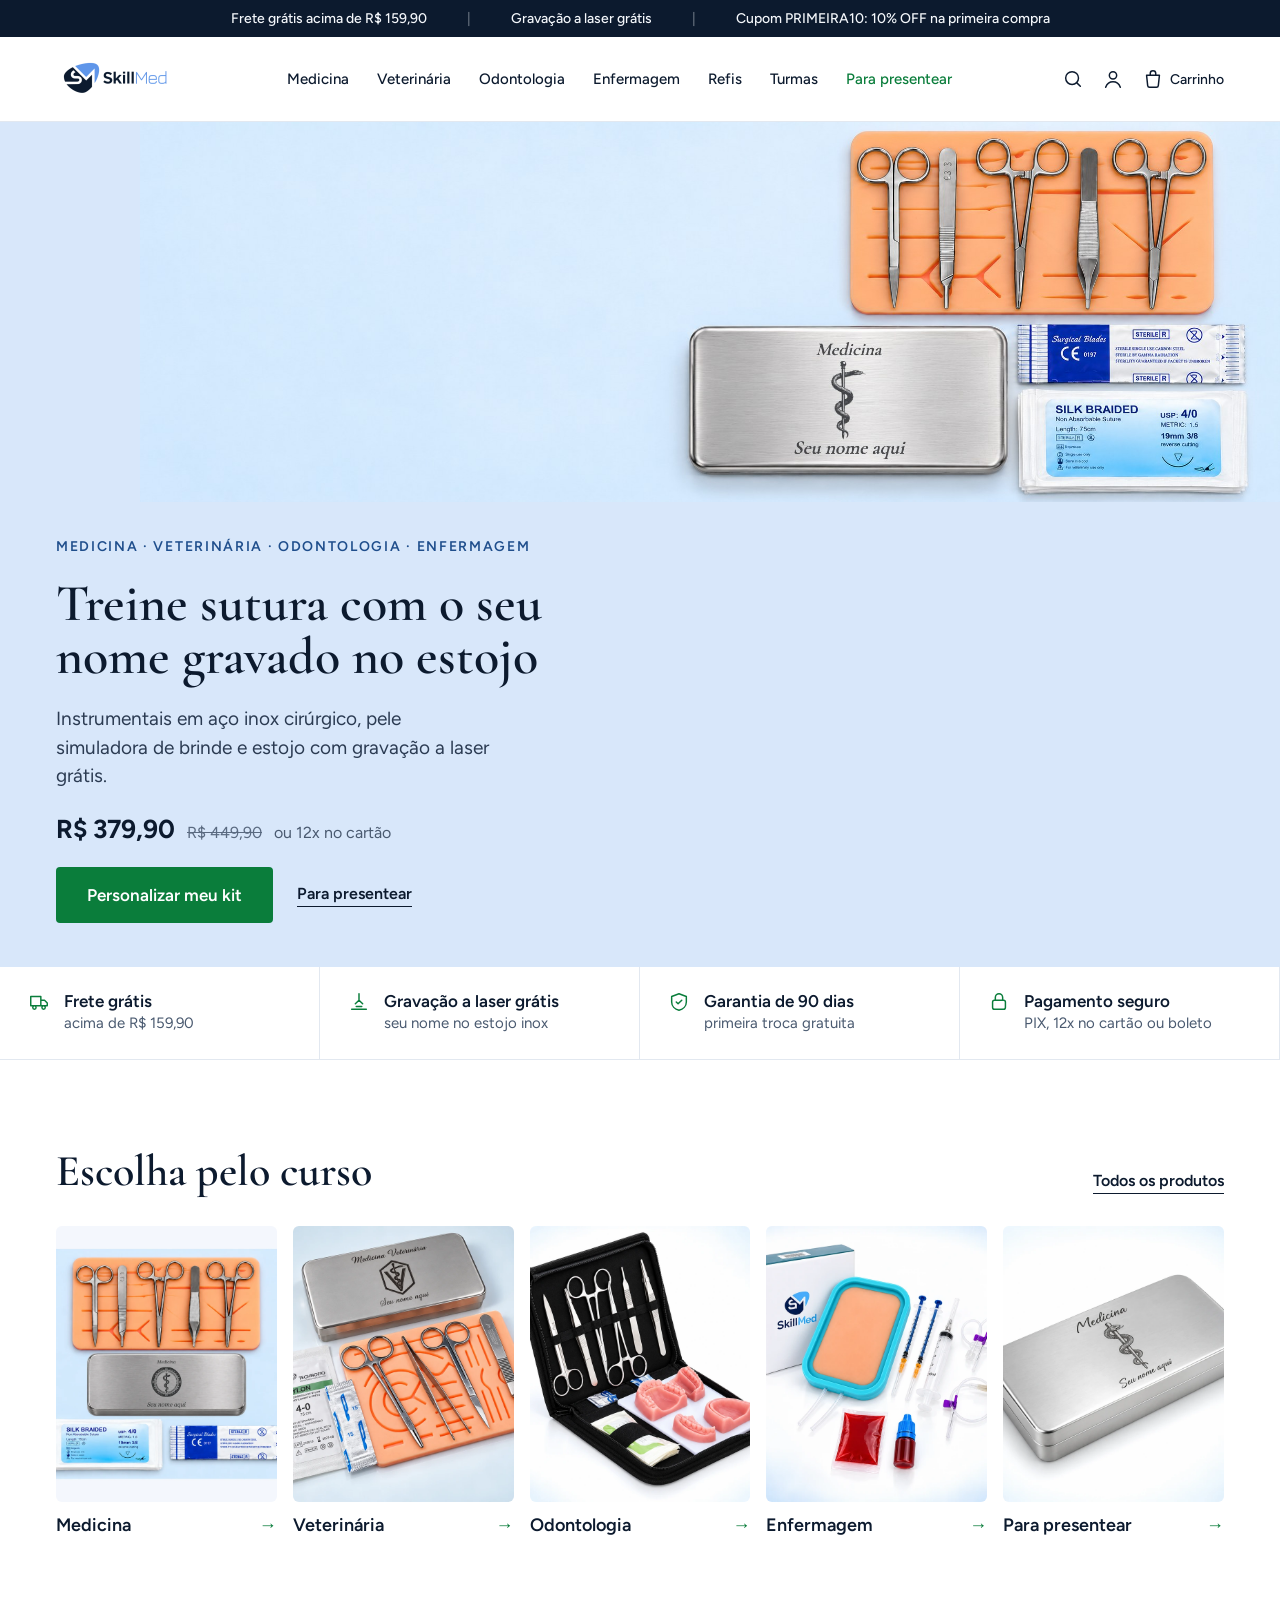
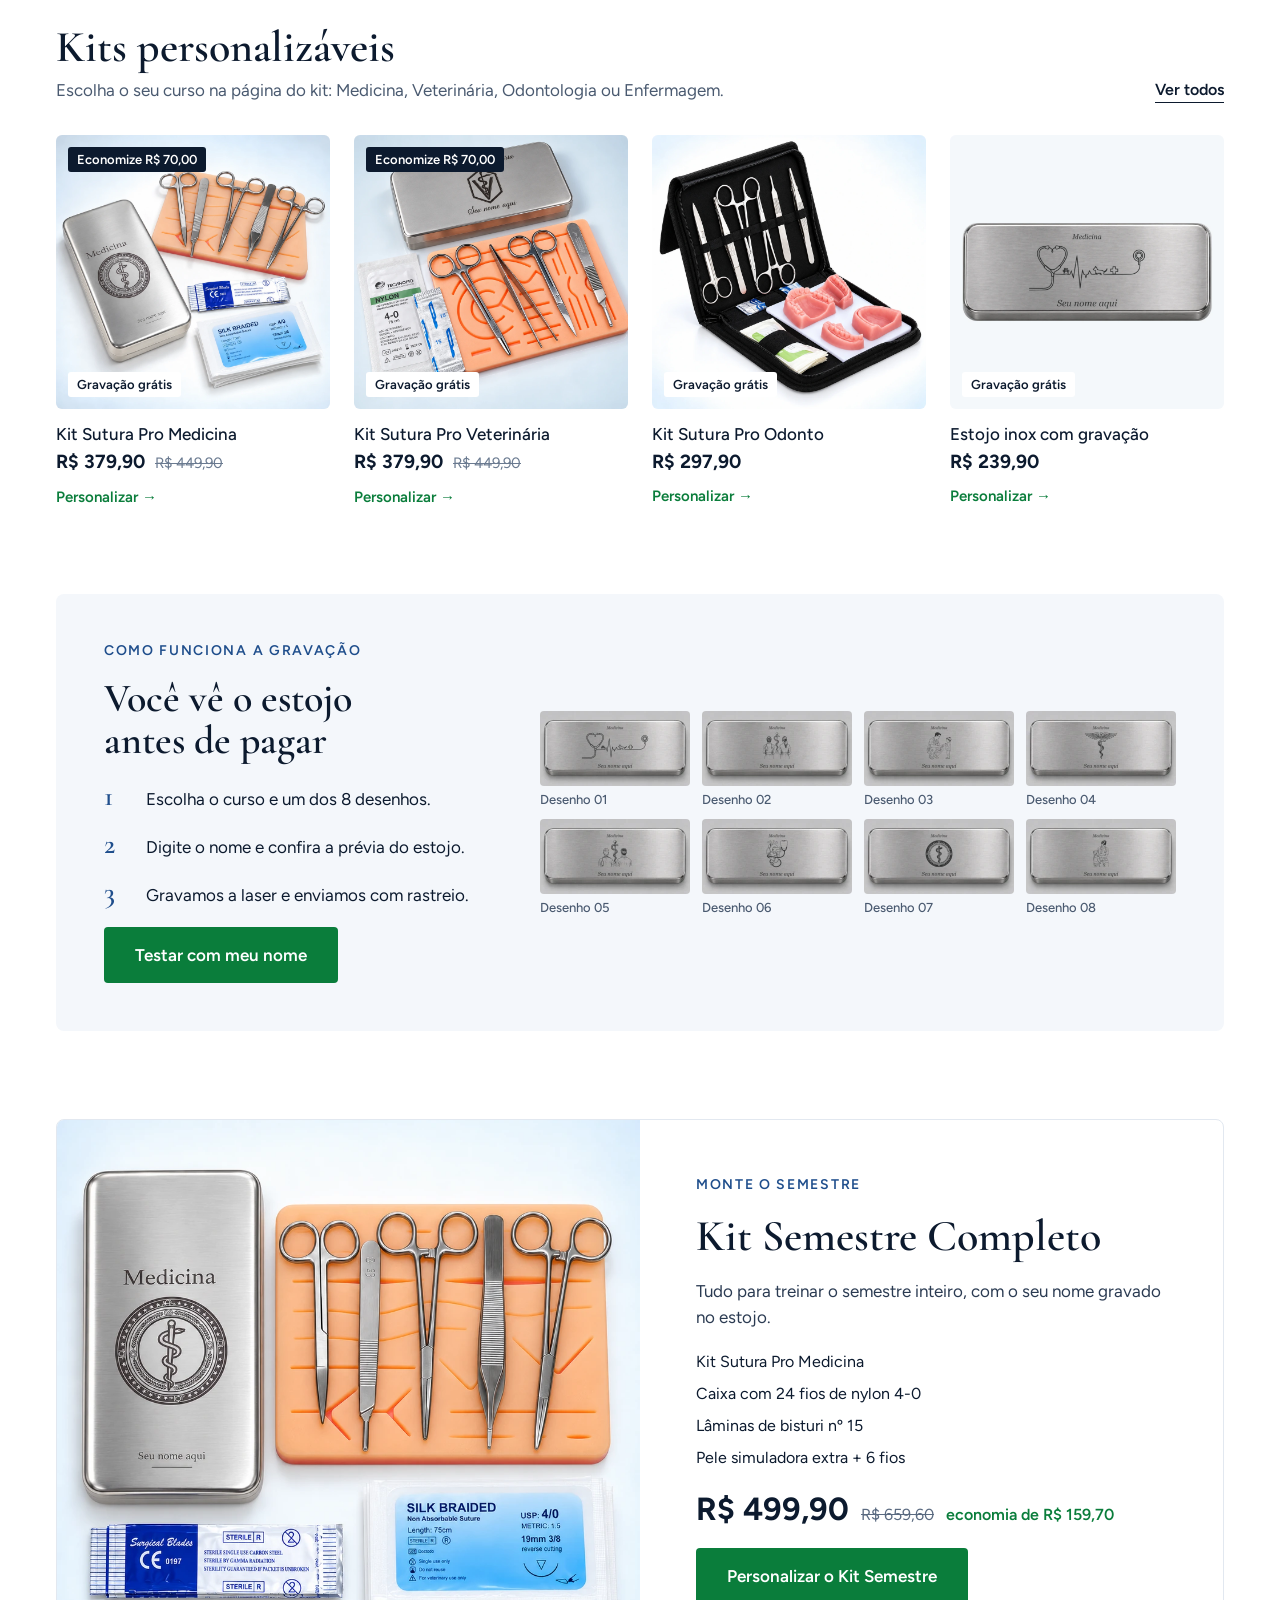
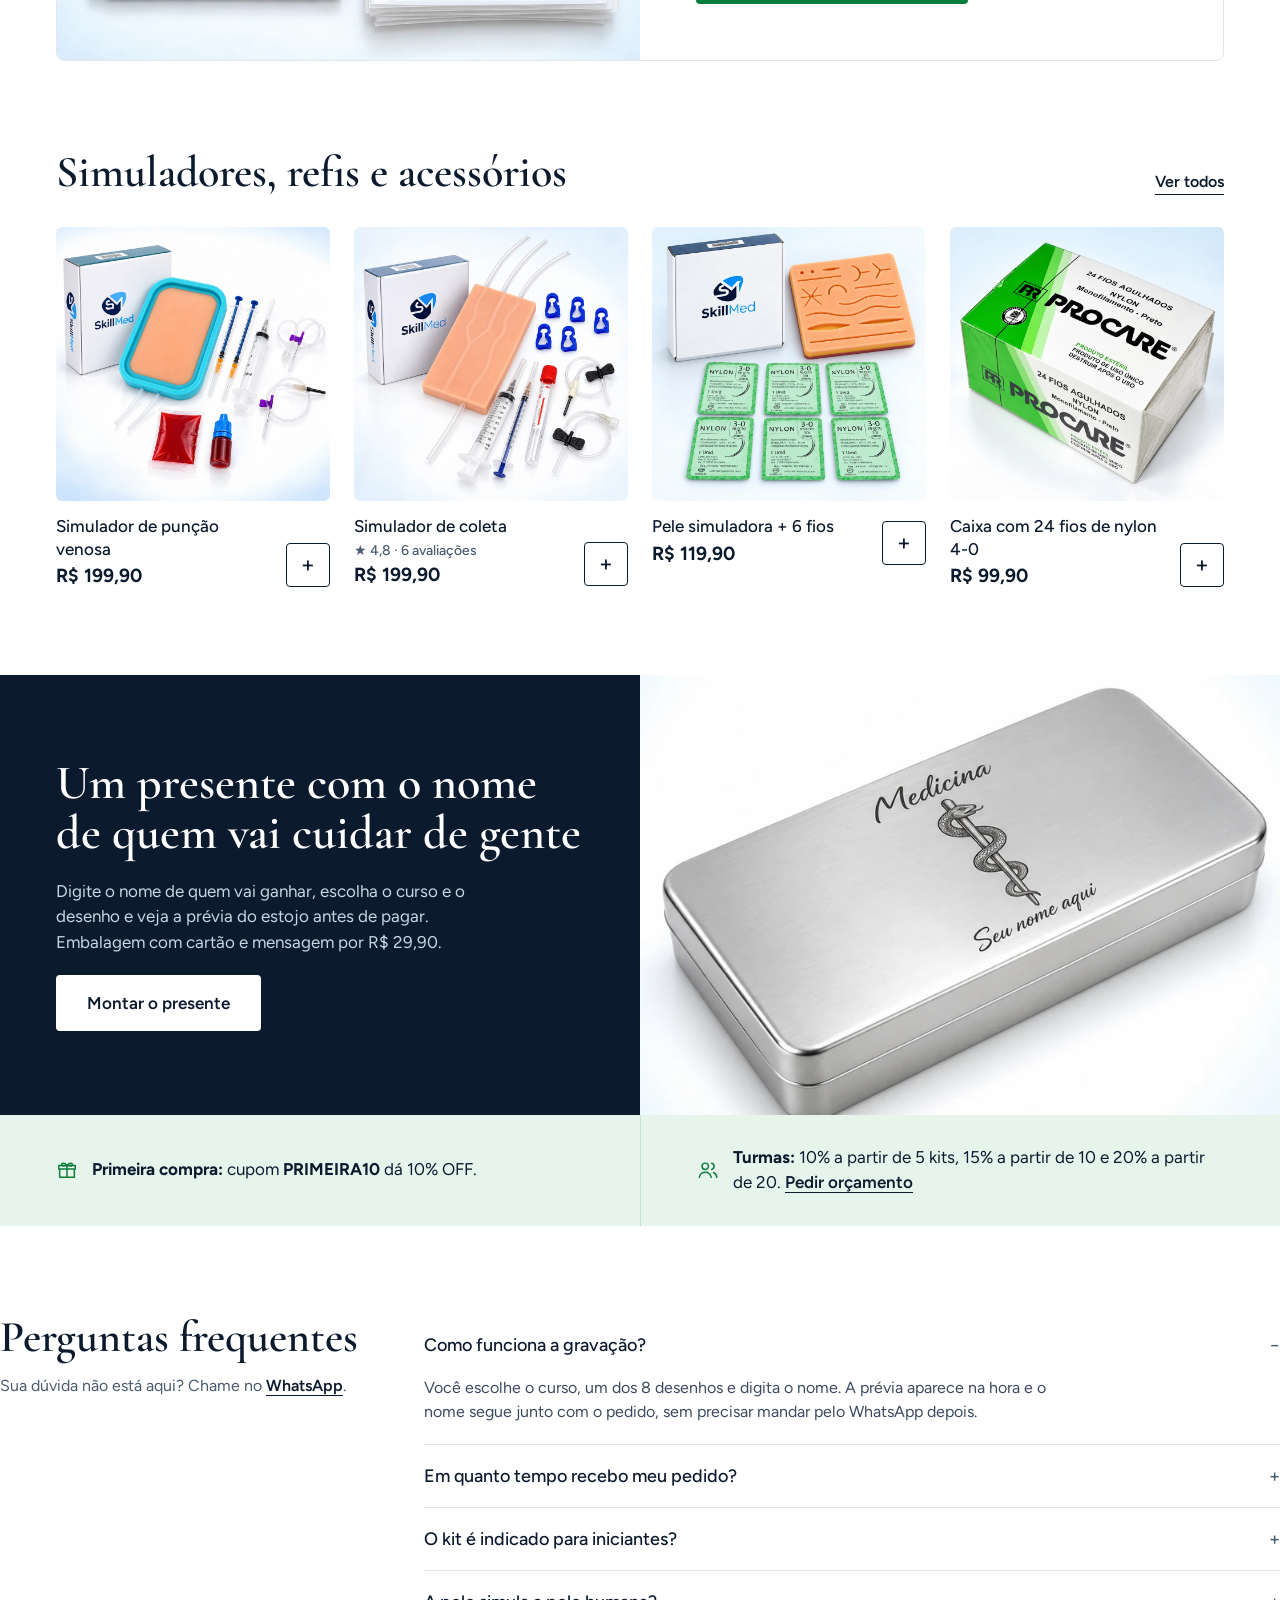
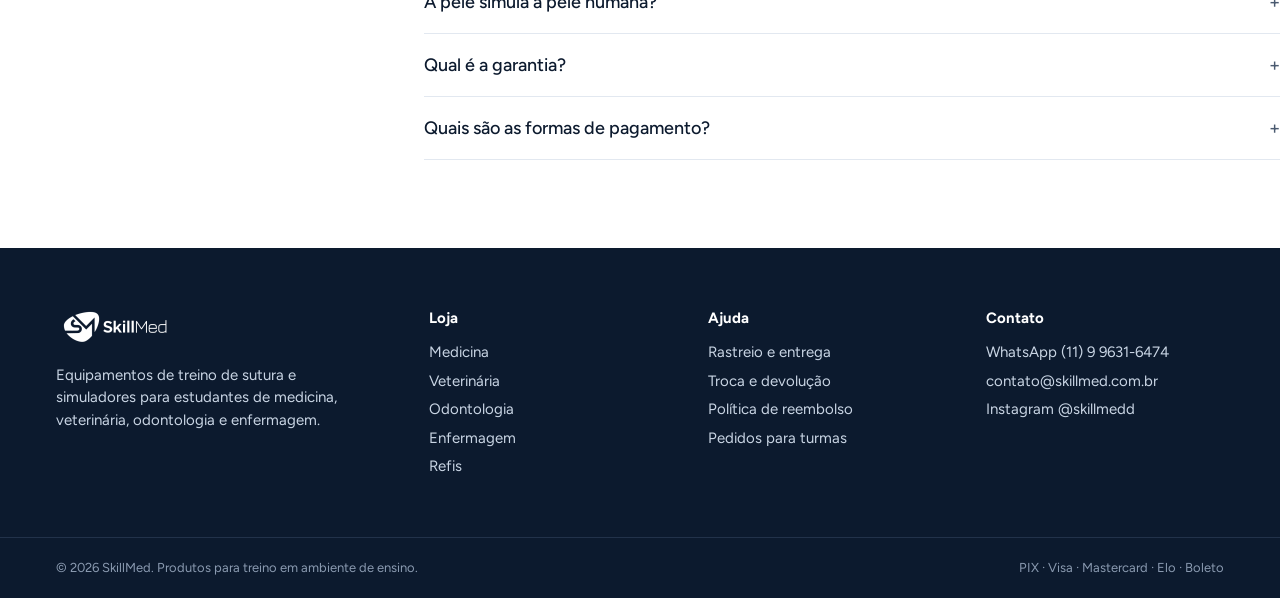
<file: index.html>
<!doctype html>
<html lang="pt-BR">
<head>
<meta charset="utf-8">
<meta name="viewport" content="width=device-width,initial-scale=1,viewport-fit=cover">
<meta name="theme-color" content="#0C1A2E">
<meta name="robots" content="noindex,nofollow">
<title>SkillMed | Kit de sutura com seu nome gravado no estojo</title>
<meta name="description" content="Kits de treino de sutura com estojo inox gravado a laser grátis, pele simuladora de brinde e simuladores para medicina, veterinária, odontologia e enfermagem.">
<link rel="preload" href="assets/figtree.woff2" as="font" type="font/woff2" crossorigin>
<link rel="preload" href="assets/cormorant.woff2" as="font" type="font/woff2" crossorigin>
<link rel="stylesheet" href="assets/loja.css">
</head><body>
<a href="#main" style="position:absolute;left:-9999px">Pular para o conteúdo</a>
<div class="ann"><span>Frete grátis acima de R$&nbsp;159,90</span><span class="sep">|</span><span class="hide-m">Gravação a laser grátis</span><span class="sep">|</span><span class="hide-m">Cupom PRIMEIRA10: 10% OFF na primeira compra</span></div>
<header class="hdr"><div class="hdr-in">
<button class="burger" data-menu aria-label="Abrir menu"><svg class="icon" viewBox="0 0 24 24" style="width:24px;height:24px"><path d="M3 7h18M3 12h18M3 17h18"/></svg></button>
<a class="logo" href="index.html" aria-label="SkillMed, página inicial"><img src="assets/logo.webp" alt="SkillMed" width="120" height="48"></a>
<nav class="nav" aria-label="Menu principal"><a data-nav="medicina" href="colecao.html?c=medicina">Medicina</a><a data-nav="veterinaria" href="colecao.html?c=veterinaria">Veterinária</a><a data-nav="odontologia" href="colecao.html?c=odontologia">Odontologia</a><a data-nav="enfermagem" href="colecao.html?c=enfermagem">Enfermagem</a><a data-nav="refis" href="colecao.html?c=refis">Refis</a><a href="index.html#turmas">Turmas</a><a href="kit.html?presente=1" style="color:#0A7D3B">Para presentear</a></nav>
<div class="hdr-ic"><a href="colecao.html?c=todos" aria-label="Buscar"><svg class="icon" viewBox="0 0 24 24"><circle cx="11" cy="11" r="7"/><path d="m20 20-3.5-3.5"/></svg></a><a class="acc" href="#" aria-label="Entrar"><svg class="icon" viewBox="0 0 24 24"><circle cx="12" cy="8" r="4"/><path d="M4 21c1.5-4 4.5-6 8-6s6.5 2 8 6"/></svg></a><a href="carrinho.html" aria-label="Carrinho"><svg class="icon" viewBox="0 0 24 24"><path d="M5 8h14l-1.2 11.2a2 2 0 0 1-2 1.8H8.2a2 2 0 0 1-2-1.8z"/><path d="M9 8V6a3 3 0 0 1 6 0v2"/></svg><span class="lbl">Carrinho</span><span class="badge" data-count hidden>0</span></a></div>
</div></header>
<div class="drawer" aria-hidden="false"><div class="drawer-bg"></div><nav class="drawer-pn" aria-label="Menu do celular"><button class="burger" data-menu aria-label="Fechar menu" style="display:flex;align-self:flex-end"><svg class="icon" viewBox="0 0 24 24"><path d="M6 6l12 12M18 6 6 18"/></svg></button><a href="colecao.html?c=medicina">Medicina<span>›</span></a><a href="colecao.html?c=veterinaria">Veterinária<span>›</span></a><a href="colecao.html?c=odontologia">Odontologia<span>›</span></a><a href="colecao.html?c=enfermagem">Enfermagem<span>›</span></a><a href="colecao.html?c=refis">Refis<span>›</span></a><a href="index.html#turmas">Turmas<span>›</span></a><a href="kit.html?presente=1">Para presentear<span>›</span></a><a href="carrinho.html">Carrinho<span>›</span></a></nav></div>
<main id="main">
<section class="hero"><img class="hero-m" src="assets/v2/banner-m.jpg" alt="Kit de sutura com estojo inox gravado com o símbolo de Medicina, instrumentais e pele simuladora" width="1374" height="1145" fetchpriority="high"><div class="wrap"><div class="hero-box">
<p class="eyebrow">Medicina · Veterinária · Odontologia · Enfermagem</p>
<h1>Treine sutura com o seu nome gravado no estojo</h1>
<p class="hero-txt">Instrumentais em aço inox cirúrgico, pele simuladora de brinde e estojo com gravação a laser grátis.</p>
<div class="price-row"><span class="price">R$ 379,90</span><s class="price-old">R$ 449,90</s><span class="muted">ou 12x no cartão</span></div>
<div class="btns" style="display:flex;gap:24px;align-items:center"><a class="btn btn-green" href="kit.html">Personalizar meu kit</a><a class="link-u" href="kit.html?presente=1">Para presentear</a></div>
</div></div></section>
<div class="prom">
<div><svg class="icon icon-g" viewBox="0 0 24 24"><path d="M3 6h11v10H3zM14 10h4l3 3v3h-7zM5.2 18a1.8 1.8 0 1 0 3.6 0a1.8 1.8 0 1 0-3.6 0M15.2 18a1.8 1.8 0 1 0 3.6 0a1.8 1.8 0 1 0-3.6 0"/></svg><div><strong>Frete grátis</strong><span>acima de R$ 159,90</span></div></div>
<div><svg class="icon icon-g" viewBox="0 0 24 24"><path d="M12 3v7M8 14l4-4 4 4M4 20h16M9 17h6"/></svg><div><strong>Gravação a laser grátis</strong><span>seu nome no estojo inox</span></div></div>
<div><svg class="icon icon-g" viewBox="0 0 24 24"><path d="M12 3 4 6v6c0 4.5 3.4 8 8 9 4.6-1 8-4.5 8-9V6zM9 12l2 2 4-4"/></svg><div><strong>Garantia de 90 dias</strong><span>primeira troca gratuita</span></div></div>
<div><svg class="icon icon-g" viewBox="0 0 24 24"><path d="M7 10h10a2 2 0 0 1 2 2v6a2 2 0 0 1-2 2H7a2 2 0 0 1-2-2v-6a2 2 0 0 1 2-2zM8 10V7a4 4 0 0 1 8 0v3"/></svg><div><strong>Pagamento seguro</strong><span>PIX, 12x no cartão ou boleto</span></div></div>
</div>
<section class="wrap sec"><div class="sec-head"><h2 class="h-sec">Escolha pelo curso</h2><a class="link-u" href="colecao.html?c=todos">Todos os produtos</a></div>
<div class="g5"><a class="tile" href="colecao.html?c=medicina"><div class="tile-img" style="background-image:url(assets/curso-medicina.webp)"></div><span class="tile-name">Medicina<span style="color:#0A7D3B">→</span></span></a><a class="tile" href="colecao.html?c=veterinaria"><div class="tile-img" style="background-image:url(assets/curso-veterinaria.webp)"></div><span class="tile-name">Veterinária<span style="color:#0A7D3B">→</span></span></a><a class="tile" href="colecao.html?c=odontologia"><div class="tile-img" style="background-image:url(assets/curso-odontologia.webp)"></div><span class="tile-name">Odontologia<span style="color:#0A7D3B">→</span></span></a><a class="tile" href="colecao.html?c=enfermagem"><div class="tile-img" style="background-image:url(assets/curso-enfermagem.webp)"></div><span class="tile-name">Enfermagem<span style="color:#0A7D3B">→</span></span></a><a class="tile" href="kit.html?presente=1"><div class="tile-img" style="background-image:url(assets/curso-presente.webp)"></div><span class="tile-name">Para presentear<span style="color:#0A7D3B">→</span></span></a></div></section>
<section class="wrap sec"><div class="sec-head"><div><h2 class="h-sec">Kits personalizáveis</h2><p class="muted" style="margin-top:8px;font-size:17px">Escolha o seu curso na página do kit: Medicina, Veterinária, Odontologia ou Enfermagem.</p></div><a class="link-u" href="colecao.html?c=todos">Ver todos</a></div>
<div class="g4" data-cards="kit,vet,odonto,estojo"></div></section>
<section class="wrap sec"><div class="box-soft how">
<div style="display:flex;flex-direction:column;gap:18px;align-items:flex-start"><p class="eyebrow">Como funciona a gravação</p><h2 style="font-size:40px">Você vê o estojo antes de pagar</h2>
<ol><li><b>1</b>Escolha o curso e um dos 8 desenhos.</li><li><b>2</b>Digite o nome e confira a prévia do estojo.</li><li><b>3</b>Gravamos a laser e enviamos com rastreio.</li></ol>
<a class="btn btn-green" href="kit.html">Testar com meu nome</a></div>
<div class="arts"><div><img src="assets/art/med-01.webp" alt="Desenho 01" width="300" height="150" loading="lazy"><span>Desenho 01</span></div><div><img src="assets/art/med-02.webp" alt="Desenho 02" width="300" height="150" loading="lazy"><span>Desenho 02</span></div><div><img src="assets/art/med-03.webp" alt="Desenho 03" width="300" height="150" loading="lazy"><span>Desenho 03</span></div><div><img src="assets/art/med-04.webp" alt="Desenho 04" width="300" height="150" loading="lazy"><span>Desenho 04</span></div><div><img src="assets/art/med-05.webp" alt="Desenho 05" width="300" height="150" loading="lazy"><span>Desenho 05</span></div><div><img src="assets/art/med-06.webp" alt="Desenho 06" width="300" height="150" loading="lazy"><span>Desenho 06</span></div><div><img src="assets/art/med-07.webp" alt="Desenho 07" width="300" height="150" loading="lazy"><span>Desenho 07</span></div><div><img src="assets/art/med-08.webp" alt="Desenho 08" width="300" height="150" loading="lazy"><span>Desenho 08</span></div></div></div></section>
<section class="wrap sec"><div class="split"><div class="split-img" style="background-image:url(assets/kit/02.webp)"></div><div class="split-txt">
<p class="eyebrow">Monte o semestre</p><h2 style="font-size:44px">Kit Semestre Completo</h2><p style="font-size:17px;color:#2B3B52">Tudo para treinar o semestre inteiro, com o seu nome gravado no estojo.</p>
<ul><li>Kit Sutura Pro Medicina</li><li>Caixa com 24 fios de nylon 4-0</li><li>Lâminas de bisturi nº 15</li><li>Pele simuladora extra + 6 fios</li></ul>
<div class="price-row"><span class="price" style="font-size:32px">R$ 499,90</span><s class="price-old">R$ 659,60</s><span style="font-weight:600;color:#0A7D3B">economia de R$ 159,70</span></div>
<a class="btn btn-green" style="align-self:flex-start" href="kit.html?id=semestre">Personalizar o Kit Semestre</a></div></div></section>
<section class="wrap sec"><div class="sec-head"><h2 class="h-sec">Simuladores, refis e acessórios</h2><a class="link-u" href="colecao.html?c=refis">Ver todos</a></div>
<div class="g4" data-cards="puncao,coleta,pele,fios24"></div></section>
<section class="gift"><div class="gift-txt"><h2>Um presente com o nome de quem vai cuidar de gente</h2><p>Digite o nome de quem vai ganhar, escolha o curso e o desenho e veja a prévia do estojo antes de pagar. Embalagem com cartão e mensagem por R$ 29,90.</p><a class="btn btn-white" href="kit.html?presente=1">Montar o presente</a></div><div class="gift-img"></div></section>
<div class="cupons" id="turmas"><div><svg class="icon icon-g" viewBox="0 0 24 24"><path d="M4 11h16v9H4zM3 7h18v4H3zM12 7v13M12 7c-2-3-6-3-6-.5S10 7 12 7zm0 0c2-3 6-3 6-.5S14 7 12 7z"/></svg><span><strong>Primeira compra:</strong> cupom <strong>PRIMEIRA10</strong> dá 10% OFF.</span></div><div><svg class="icon icon-g" viewBox="0 0 24 24"><path d="M12.5 8a3.5 3.5 0 1 1-7 0a3.5 3.5 0 1 1 7 0M2.5 20c.8-3.6 3.4-5.5 6.5-5.5s5.7 1.9 6.5 5.5M16 4.6a3.5 3.5 0 0 1 0 6.8M18 14.8c2 .7 3.2 2.5 3.6 5.2"/></svg><span><strong>Turmas:</strong> 10% a partir de 5 kits, 15% a partir de 10 e 20% a partir de 20. <a class="link-u" href="mailto:contato@skillmed.com.br?subject=Or%C3%A7amento%20para%20turma">Pedir orçamento</a></span></div></div>
<section class="wrap faq-sec"><div><h2 class="h-sec">Perguntas frequentes</h2><p class="muted" style="margin-top:14px">Sua dúvida não está aqui? Chame no <a class="link-u" href="https://wa.me/5511996316474">WhatsApp</a>.</p></div><div><details open><summary>Como funciona a gravação?</summary><p>Você escolhe o curso, um dos 8 desenhos e digita o nome. A prévia aparece na hora e o nome segue junto com o pedido, sem precisar mandar pelo WhatsApp depois.</p></details><details><summary>Em quanto tempo recebo meu pedido?</summary><p>O prazo de entrega varia de 3 a 15 dias úteis, dependendo da sua região. Você recebe o código de rastreio assim que o pedido é enviado.</p></details><details><summary>O kit é indicado para iniciantes?</summary><p>Sim. Foi desenvolvido para iniciantes e para estudantes avançados treinarem sem a pressão de errar em um paciente real.</p></details><details><summary>A pele simula a pele humana?</summary><p>O simulador tem 3 camadas com densidades diferentes que reproduzem epiderme, derme e hipoderme.</p></details><details><summary>Qual é a garantia?</summary><p>Garantia de 90 dias. A primeira troca é gratuita e você pode pedir troca ou devolução em até 7 dias após o recebimento.</p></details><details><summary>Quais são as formas de pagamento?</summary><p>PIX, cartão de crédito em até 12x ou boleto.</p></details></div></section>
</main><footer class="ftr"><div class="ftr-in">
<div><img src="assets/logo.webp" alt="SkillMed" width="120" height="48"><span style="display:block;line-height:1.5;max-width:300px">Equipamentos de treino de sutura e simuladores para estudantes de medicina, veterinária, odontologia e enfermagem.</span></div>
<div><strong>Loja</strong><a href="colecao.html?c=medicina">Medicina</a><a href="colecao.html?c=veterinaria">Veterinária</a><a href="colecao.html?c=odontologia">Odontologia</a><a href="colecao.html?c=enfermagem">Enfermagem</a><a href="colecao.html?c=refis">Refis</a></div>
<div><strong>Ajuda</strong><a href="#">Rastreio e entrega</a><a href="#">Troca e devolução</a><a href="#">Política de reembolso</a><a href="index.html#turmas">Pedidos para turmas</a></div>
<div><strong>Contato</strong><a href="https://wa.me/5511996316474">WhatsApp (11) 9 9631-6474</a><a href="mailto:contato@skillmed.com.br">contato@skillmed.com.br</a><a href="https://www.instagram.com/skillmedd">Instagram @skillmedd</a></div>
</div><div class="ftr-bot"><span>© 2026 SkillMed. Produtos para treino em ambiente de ensino.</span><span>PIX · Visa · Mastercard · Elo · Boleto</span></div></footer>
<script src="assets/loja.js"></script>
<script src="assets/revisao.js" data-versao="skillmed-loja" defer></script>
</body>
</html>
</file>
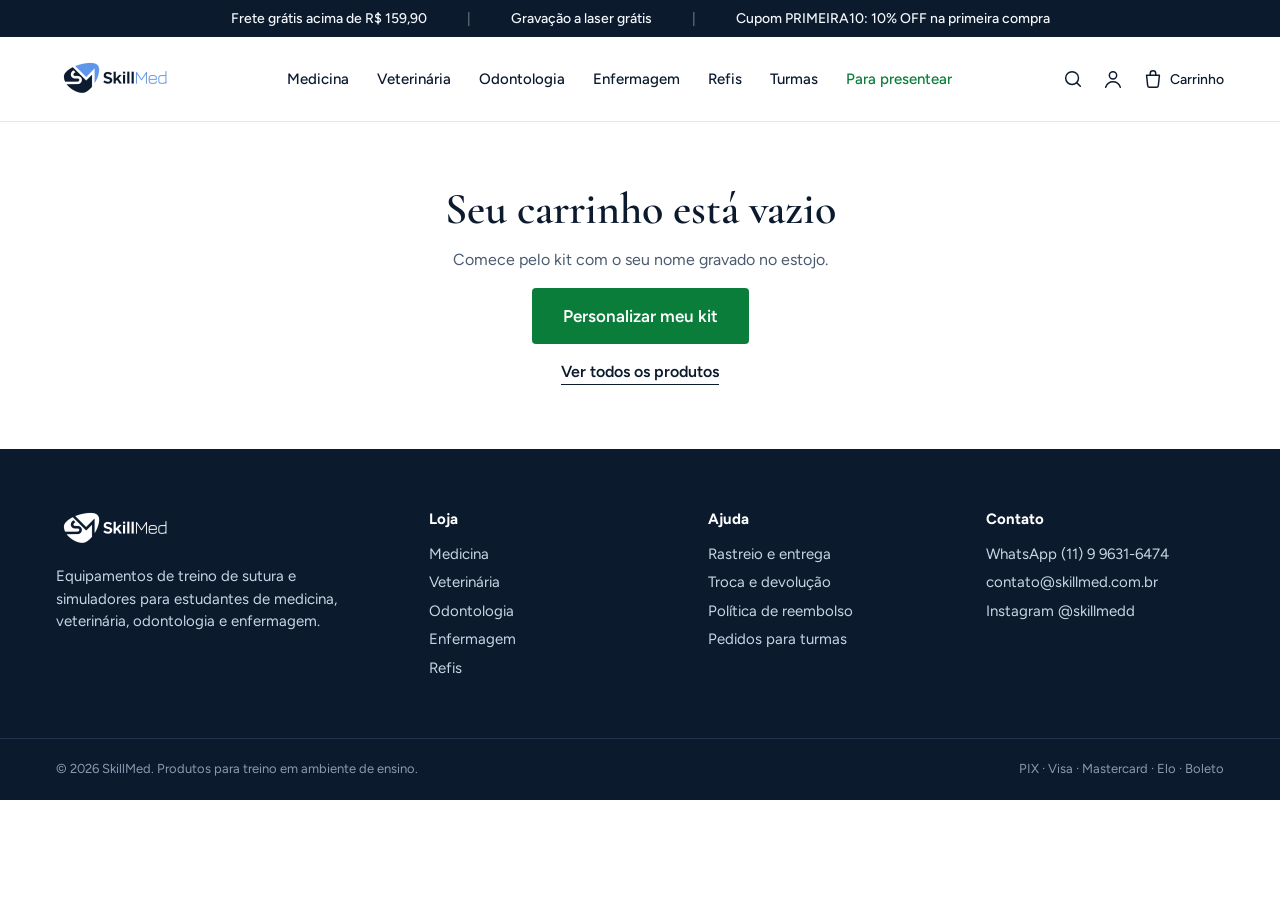
<file: carrinho.html>
<!doctype html>
<html lang="pt-BR">
<head>
<meta charset="utf-8">
<meta name="viewport" content="width=device-width,initial-scale=1,viewport-fit=cover">
<meta name="theme-color" content="#0C1A2E">
<meta name="robots" content="noindex,nofollow">
<title>Carrinho | SkillMed</title>
<meta name="description" content="Seu carrinho SkillMed.">
<link rel="preload" href="assets/figtree.woff2" as="font" type="font/woff2" crossorigin>
<link rel="preload" href="assets/cormorant.woff2" as="font" type="font/woff2" crossorigin>
<link rel="stylesheet" href="assets/loja.css">
</head><body>
<a href="#main" style="position:absolute;left:-9999px">Pular para o conteúdo</a>
<div class="ann"><span>Frete grátis acima de R$&nbsp;159,90</span><span class="sep">|</span><span class="hide-m">Gravação a laser grátis</span><span class="sep">|</span><span class="hide-m">Cupom PRIMEIRA10: 10% OFF na primeira compra</span></div>
<header class="hdr"><div class="hdr-in">
<button class="burger" data-menu aria-label="Abrir menu"><svg class="icon" viewBox="0 0 24 24" style="width:24px;height:24px"><path d="M3 7h18M3 12h18M3 17h18"/></svg></button>
<a class="logo" href="index.html" aria-label="SkillMed, página inicial"><img src="assets/logo.webp" alt="SkillMed" width="120" height="48"></a>
<nav class="nav" aria-label="Menu principal"><a data-nav="medicina" href="colecao.html?c=medicina">Medicina</a><a data-nav="veterinaria" href="colecao.html?c=veterinaria">Veterinária</a><a data-nav="odontologia" href="colecao.html?c=odontologia">Odontologia</a><a data-nav="enfermagem" href="colecao.html?c=enfermagem">Enfermagem</a><a data-nav="refis" href="colecao.html?c=refis">Refis</a><a href="index.html#turmas">Turmas</a><a href="kit.html?presente=1" style="color:#0A7D3B">Para presentear</a></nav>
<div class="hdr-ic"><a href="colecao.html?c=todos" aria-label="Buscar"><svg class="icon" viewBox="0 0 24 24"><circle cx="11" cy="11" r="7"/><path d="m20 20-3.5-3.5"/></svg></a><a class="acc" href="#" aria-label="Entrar"><svg class="icon" viewBox="0 0 24 24"><circle cx="12" cy="8" r="4"/><path d="M4 21c1.5-4 4.5-6 8-6s6.5 2 8 6"/></svg></a><a href="carrinho.html" aria-label="Carrinho"><svg class="icon" viewBox="0 0 24 24"><path d="M5 8h14l-1.2 11.2a2 2 0 0 1-2 1.8H8.2a2 2 0 0 1-2-1.8z"/><path d="M9 8V6a3 3 0 0 1 6 0v2"/></svg><span class="lbl">Carrinho</span><span class="badge" data-count hidden>0</span></a></div>
</div></header>
<div class="drawer" aria-hidden="false"><div class="drawer-bg"></div><nav class="drawer-pn" aria-label="Menu do celular"><button class="burger" data-menu aria-label="Fechar menu" style="display:flex;align-self:flex-end"><svg class="icon" viewBox="0 0 24 24"><path d="M6 6l12 12M18 6 6 18"/></svg></button><a href="colecao.html?c=medicina">Medicina<span>›</span></a><a href="colecao.html?c=veterinaria">Veterinária<span>›</span></a><a href="colecao.html?c=odontologia">Odontologia<span>›</span></a><a href="colecao.html?c=enfermagem">Enfermagem<span>›</span></a><a href="colecao.html?c=refis">Refis<span>›</span></a><a href="index.html#turmas">Turmas<span>›</span></a><a href="kit.html?presente=1">Para presentear<span>›</span></a><a href="carrinho.html">Carrinho<span>›</span></a></nav></div>
<main id="main" data-carrinho><div class="wrap">
<div data-c-vazio hidden class="empty"><h1 style="font-size:44px">Seu carrinho está vazio</h1><p class="muted">Comece pelo kit com o seu nome gravado no estojo.</p><a class="btn btn-green" href="kit.html">Personalizar meu kit</a><a class="link-u" href="colecao.html?c=todos">Ver todos os produtos</a></div>
<div data-c-cheio class="cart">
<div style="display:flex;flex-direction:column;gap:24px">
<div style="display:flex;justify-content:space-between;align-items:baseline"><h1 style="font-size:48px">Seu carrinho</h1><span class="muted" data-c-n></span></div>
<div class="frete"><span style="display:flex;gap:10px;align-items:center;font-weight:500"><svg class="icon icon-g" viewBox="0 0 24 24"><path d="M3 6h11v10H3zM14 10h4l3 3v3h-7zM5.2 18a1.8 1.8 0 1 0 3.6 0a1.8 1.8 0 1 0-3.6 0M15.2 18a1.8 1.8 0 1 0 3.6 0a1.8 1.8 0 1 0-3.6 0"/></svg><span data-c-frete-msg></span></span><div class="bar"><i data-c-bar></i></div></div>
<div data-c-lista style="border-top:1px solid #E2E8F0"></div>
<div class="bump" data-c-bump><div style="width:88px;height:88px;border-radius:4px;background:#EEF3F9 url(assets/p/fios24.webp) center/cover"></div><div style="display:flex;flex-direction:column;gap:4px"><span class="eyebrow" style="font-size:12px">Leve junto</span><span style="font:500 17px Figtree">Caixa com 24 fios de nylon 4-0</span><span class="muted" style="font-size:15px">Para o semestre inteiro de treino · R$ 99,90</span></div><button class="btn btn-out" data-c-addbump style="padding:12px 20px;font-size:15px">Adicionar</button></div>
<div class="cup-m" style="flex-direction:column;gap:6px"><div style="display:flex;gap:8px"><input id="cup-m" class="inp" placeholder="Cupom" style="text-transform:uppercase;font-size:15px;padding:12px"><button class="btn btn-out" data-c-aplicar="#cup-m" style="padding:0 16px;font-size:15px">Aplicar</button></div><span class="muted" style="font-size:13px" data-c-cupmsg></span></div>
</div>
<aside class="sum" aria-label="Resumo do pedido">
<h2 style="font-size:30px">Resumo do pedido</h2>
<div class="cup" style="display:flex;flex-direction:column;gap:8px"><div style="display:flex;gap:8px"><input id="cup-d" class="inp" placeholder="Cupom de desconto" style="text-transform:uppercase;font-size:16px;padding:12px 14px"><button class="btn btn-out" data-c-aplicar="#cup-d" style="padding:0 18px;font-size:15px">Aplicar</button></div><span class="muted" style="font-size:14px" data-c-cupmsg></span></div>
<div class="sum-rows"><div><span>Subtotal</span><span data-c-sub></span></div><div data-c-desc-row hidden style="color:#0A7D3B"><span>Cupom PRIMEIRA10</span><span data-c-desc></span></div><div><span>Frete</span><span style="color:#0A7D3B;font-weight:600" data-c-frete></span></div></div>
<div class="sum-tot"><span style="font:600 18px Figtree">Total</span><b data-c-total></b></div>
<span class="muted sum-info" style="font-size:14px;text-align:right;margin-top:-8px" data-c-parc></span>
<label class="check" data-c-conf-box style="align-items:flex-start"><input type="checkbox" data-c-conferi><span style="font:400 15px/1.45 Figtree">Conferi o nome <strong data-c-nomes></strong>. A gravação é feita exatamente como foi digitada.</span></label>
<button class="btn btn-green" data-c-fin style="font-size:18px">Finalizar compra</button>
<div class="flags"><span>PIX</span><span>Visa</span><span>Mastercard</span><span>Elo</span><span>Boleto</span></div>
<div class="sum-info" style="display:flex;flex-direction:column;gap:8px;font-size:14px;color:#3A4A60;border-top:1px solid #D3DBE6;padding-top:14px"><span>Entrega de 3 a 15 dias úteis, com rastreio.</span><span>Garantia de 90 dias. Primeira troca gratuita.</span></div>
</aside>
</div></div></main><footer class="ftr"><div class="ftr-in">
<div><img src="assets/logo.webp" alt="SkillMed" width="120" height="48"><span style="display:block;line-height:1.5;max-width:300px">Equipamentos de treino de sutura e simuladores para estudantes de medicina, veterinária, odontologia e enfermagem.</span></div>
<div><strong>Loja</strong><a href="colecao.html?c=medicina">Medicina</a><a href="colecao.html?c=veterinaria">Veterinária</a><a href="colecao.html?c=odontologia">Odontologia</a><a href="colecao.html?c=enfermagem">Enfermagem</a><a href="colecao.html?c=refis">Refis</a></div>
<div><strong>Ajuda</strong><a href="#">Rastreio e entrega</a><a href="#">Troca e devolução</a><a href="#">Política de reembolso</a><a href="index.html#turmas">Pedidos para turmas</a></div>
<div><strong>Contato</strong><a href="https://wa.me/5511996316474">WhatsApp (11) 9 9631-6474</a><a href="mailto:contato@skillmed.com.br">contato@skillmed.com.br</a><a href="https://www.instagram.com/skillmedd">Instagram @skillmedd</a></div>
</div><div class="ftr-bot"><span>© 2026 SkillMed. Produtos para treino em ambiente de ensino.</span><span>PIX · Visa · Mastercard · Elo · Boleto</span></div></footer>
<script src="assets/loja.js"></script>
<script src="assets/revisao.js" data-versao="skillmed-loja" defer></script>
</body>
</html>
</file>
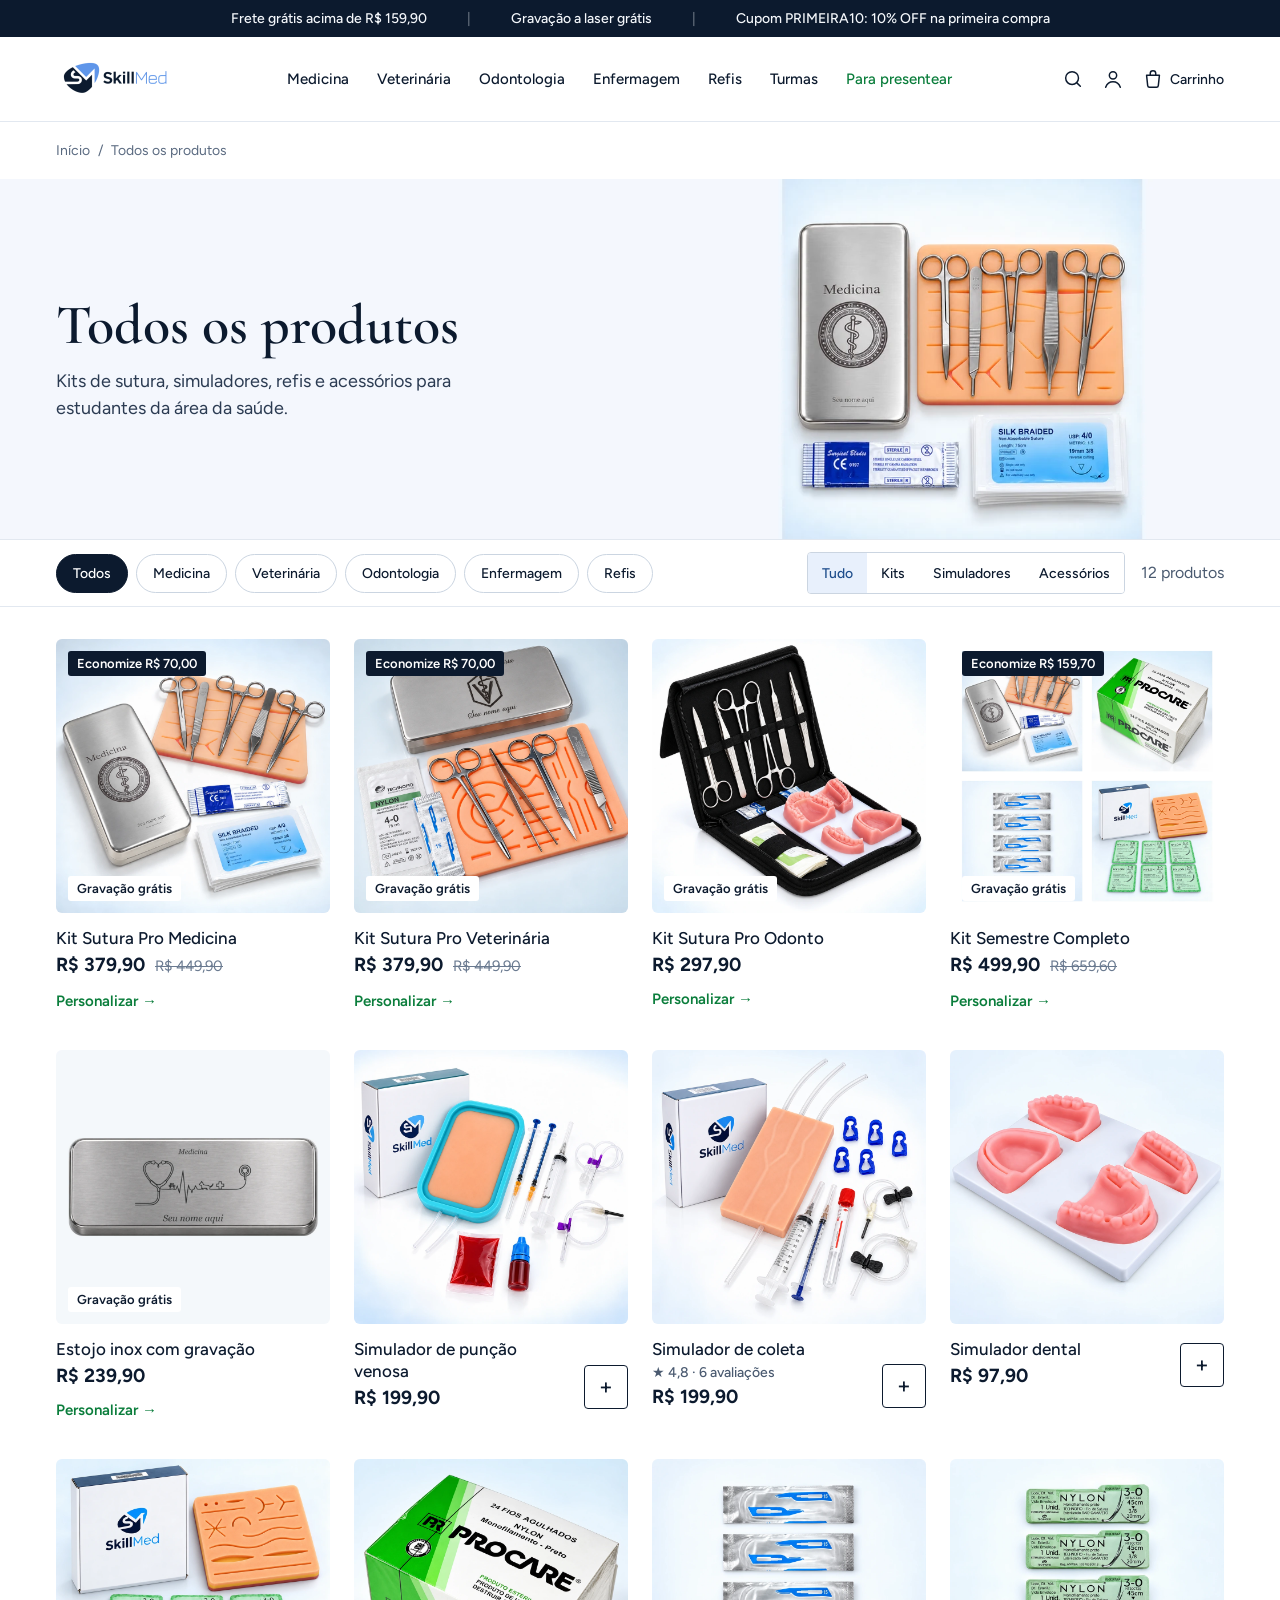
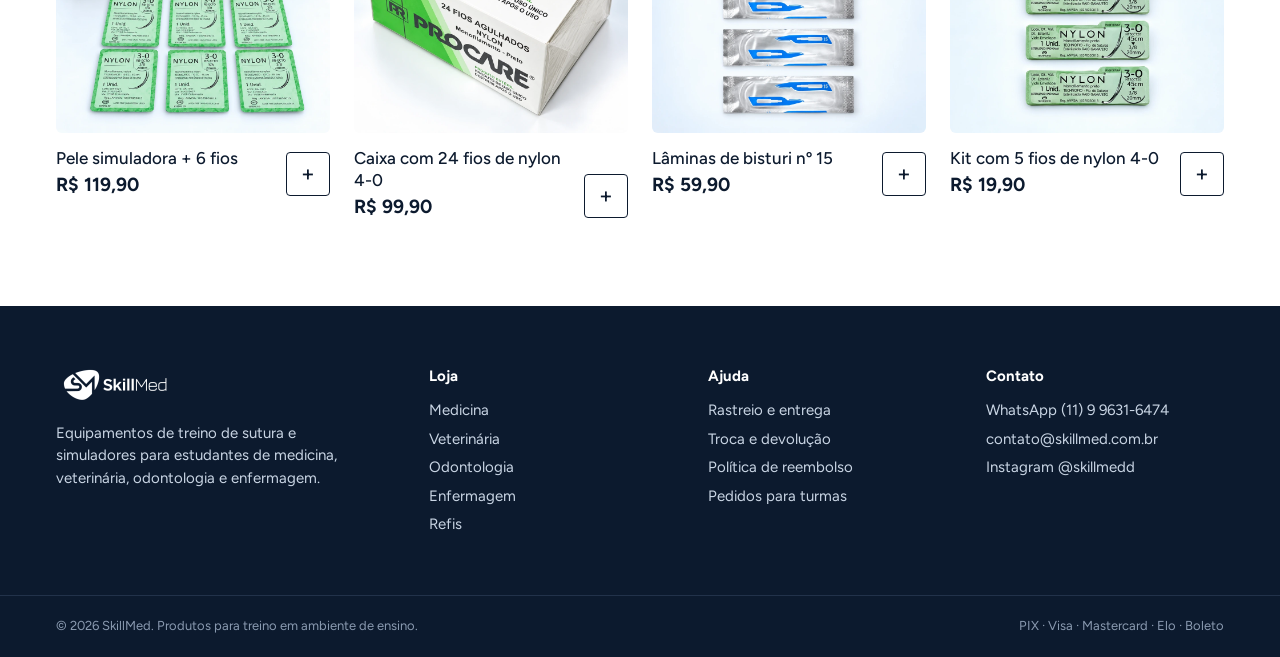
<file: colecao.html>
<!doctype html>
<html lang="pt-BR">
<head>
<meta charset="utf-8">
<meta name="viewport" content="width=device-width,initial-scale=1,viewport-fit=cover">
<meta name="theme-color" content="#0C1A2E">
<meta name="robots" content="noindex,nofollow">
<title>Coleção | SkillMed</title>
<meta name="description" content="Kits de sutura, simuladores, refis e acessórios para estudantes da área da saúde.">
<link rel="preload" href="assets/figtree.woff2" as="font" type="font/woff2" crossorigin>
<link rel="preload" href="assets/cormorant.woff2" as="font" type="font/woff2" crossorigin>
<link rel="stylesheet" href="assets/loja.css">
</head><body>
<a href="#main" style="position:absolute;left:-9999px">Pular para o conteúdo</a>
<div class="ann"><span>Frete grátis acima de R$&nbsp;159,90</span><span class="sep">|</span><span class="hide-m">Gravação a laser grátis</span><span class="sep">|</span><span class="hide-m">Cupom PRIMEIRA10: 10% OFF na primeira compra</span></div>
<header class="hdr"><div class="hdr-in">
<button class="burger" data-menu aria-label="Abrir menu"><svg class="icon" viewBox="0 0 24 24" style="width:24px;height:24px"><path d="M3 7h18M3 12h18M3 17h18"/></svg></button>
<a class="logo" href="index.html" aria-label="SkillMed, página inicial"><img src="assets/logo.webp" alt="SkillMed" width="120" height="48"></a>
<nav class="nav" aria-label="Menu principal"><a data-nav="medicina" href="colecao.html?c=medicina">Medicina</a><a data-nav="veterinaria" href="colecao.html?c=veterinaria">Veterinária</a><a data-nav="odontologia" href="colecao.html?c=odontologia">Odontologia</a><a data-nav="enfermagem" href="colecao.html?c=enfermagem">Enfermagem</a><a data-nav="refis" href="colecao.html?c=refis">Refis</a><a href="index.html#turmas">Turmas</a><a href="kit.html?presente=1" style="color:#0A7D3B">Para presentear</a></nav>
<div class="hdr-ic"><a href="colecao.html?c=todos" aria-label="Buscar"><svg class="icon" viewBox="0 0 24 24"><circle cx="11" cy="11" r="7"/><path d="m20 20-3.5-3.5"/></svg></a><a class="acc" href="#" aria-label="Entrar"><svg class="icon" viewBox="0 0 24 24"><circle cx="12" cy="8" r="4"/><path d="M4 21c1.5-4 4.5-6 8-6s6.5 2 8 6"/></svg></a><a href="carrinho.html" aria-label="Carrinho"><svg class="icon" viewBox="0 0 24 24"><path d="M5 8h14l-1.2 11.2a2 2 0 0 1-2 1.8H8.2a2 2 0 0 1-2-1.8z"/><path d="M9 8V6a3 3 0 0 1 6 0v2"/></svg><span class="lbl">Carrinho</span><span class="badge" data-count hidden>0</span></a></div>
</div></header>
<div class="drawer" aria-hidden="false"><div class="drawer-bg"></div><nav class="drawer-pn" aria-label="Menu do celular"><button class="burger" data-menu aria-label="Fechar menu" style="display:flex;align-self:flex-end"><svg class="icon" viewBox="0 0 24 24"><path d="M6 6l12 12M18 6 6 18"/></svg></button><a href="colecao.html?c=medicina">Medicina<span>›</span></a><a href="colecao.html?c=veterinaria">Veterinária<span>›</span></a><a href="colecao.html?c=odontologia">Odontologia<span>›</span></a><a href="colecao.html?c=enfermagem">Enfermagem<span>›</span></a><a href="colecao.html?c=refis">Refis<span>›</span></a><a href="index.html#turmas">Turmas<span>›</span></a><a href="kit.html?presente=1">Para presentear<span>›</span></a><a href="carrinho.html">Carrinho<span>›</span></a></nav></div>
<main id="main">
<div class="wrap"><div class="crumb"><a href="index.html">Início</a>/<span data-col-nome2>Todos os produtos</span></div>
</div><section class="col-banner" data-col-img><img class="col-banner-m" data-col-img-m alt="" width="1600" height="544"><div class="wrap"><div class="col-banner-txt"><h1 data-col-nome>Todos os produtos</h1><p data-col-txt></p></div></div></section>
<div class="filters"><div class="filters-in"><div class="chips" data-col-chips></div><div class="f-right"><div class="tipos" data-tipos></div><span class="muted" data-n></span></div></div></div>
<section class="wrap" style="padding-top:32px;padding-bottom:88px"><div class="g4" data-colecao></div></section>
</main><footer class="ftr"><div class="ftr-in">
<div><img src="assets/logo.webp" alt="SkillMed" width="120" height="48"><span style="display:block;line-height:1.5;max-width:300px">Equipamentos de treino de sutura e simuladores para estudantes de medicina, veterinária, odontologia e enfermagem.</span></div>
<div><strong>Loja</strong><a href="colecao.html?c=medicina">Medicina</a><a href="colecao.html?c=veterinaria">Veterinária</a><a href="colecao.html?c=odontologia">Odontologia</a><a href="colecao.html?c=enfermagem">Enfermagem</a><a href="colecao.html?c=refis">Refis</a></div>
<div><strong>Ajuda</strong><a href="#">Rastreio e entrega</a><a href="#">Troca e devolução</a><a href="#">Política de reembolso</a><a href="index.html#turmas">Pedidos para turmas</a></div>
<div><strong>Contato</strong><a href="https://wa.me/5511996316474">WhatsApp (11) 9 9631-6474</a><a href="mailto:contato@skillmed.com.br">contato@skillmed.com.br</a><a href="https://www.instagram.com/skillmedd">Instagram @skillmedd</a></div>
</div><div class="ftr-bot"><span>© 2026 SkillMed. Produtos para treino em ambiente de ensino.</span><span>PIX · Visa · Mastercard · Elo · Boleto</span></div></footer>
<script src="assets/loja.js"></script>
<script src="assets/revisao.js" data-versao="skillmed-loja" defer></script>
</body>
</html>
</file>
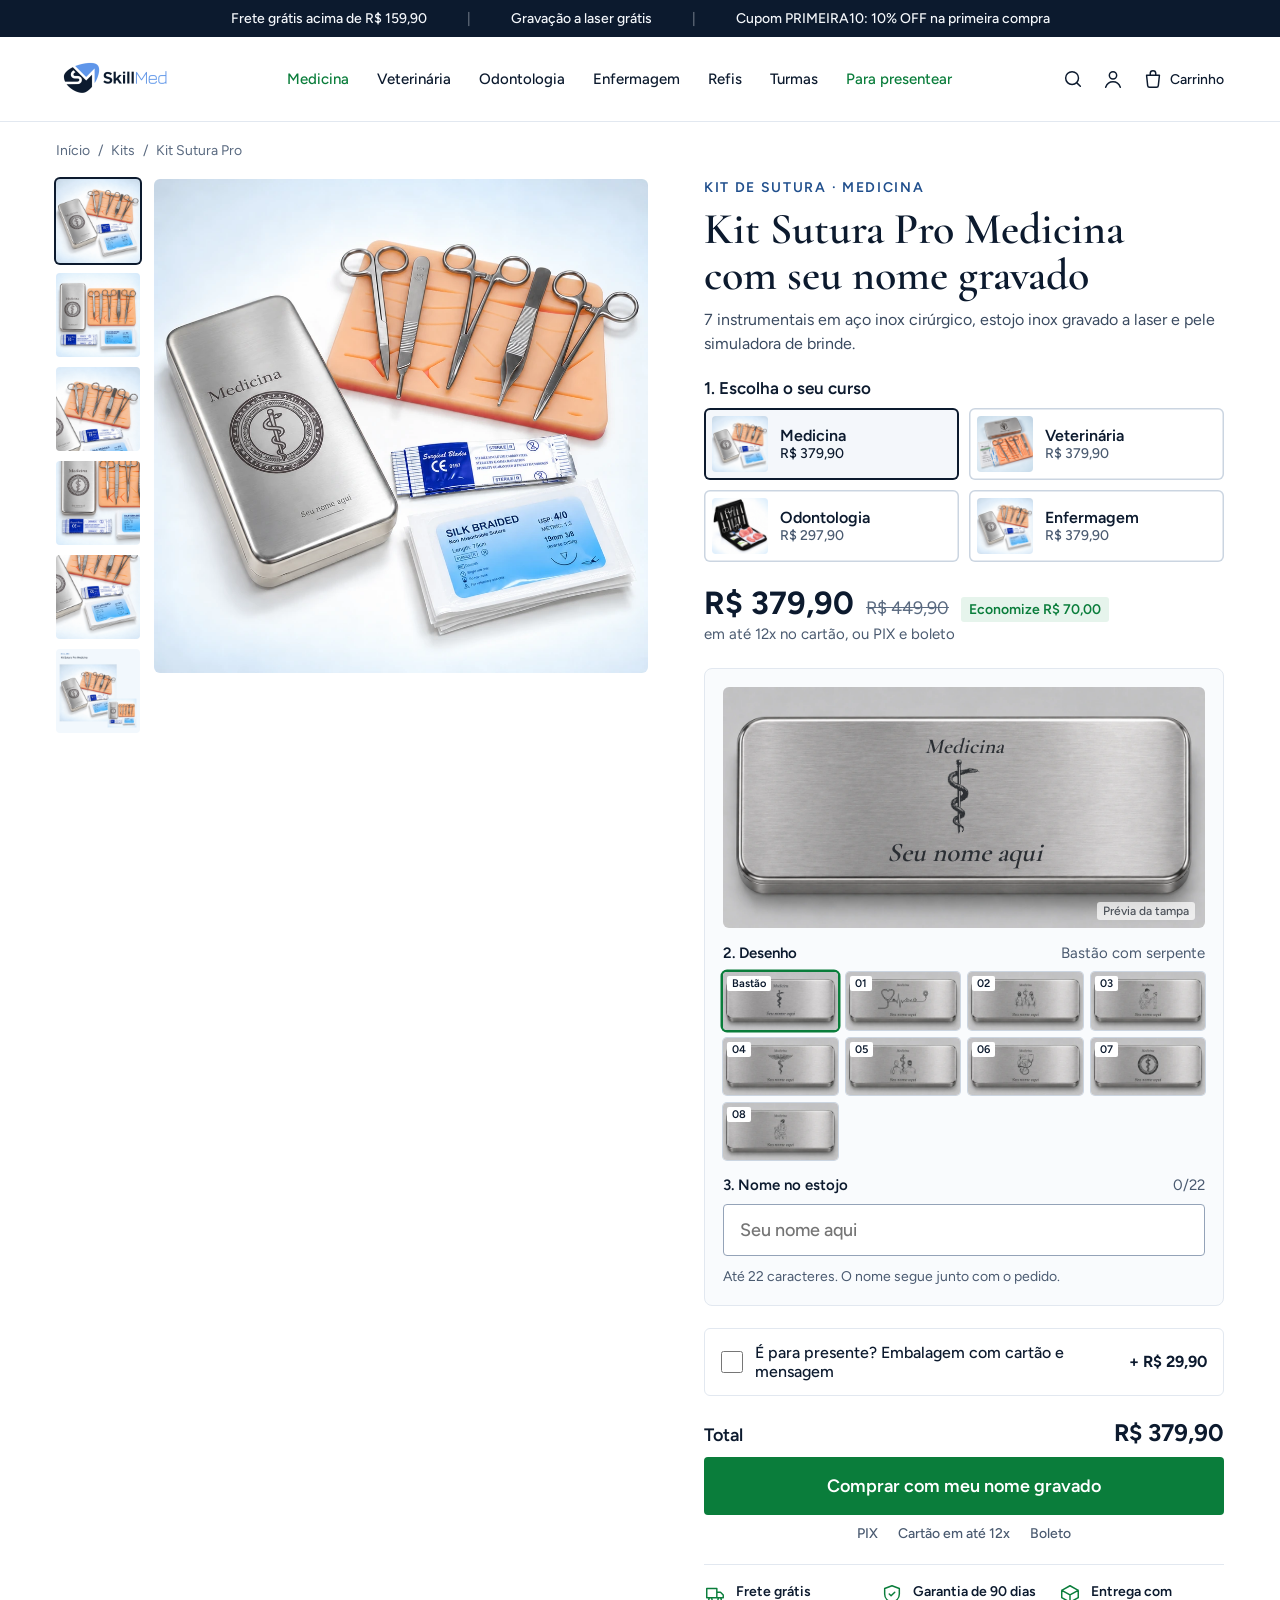
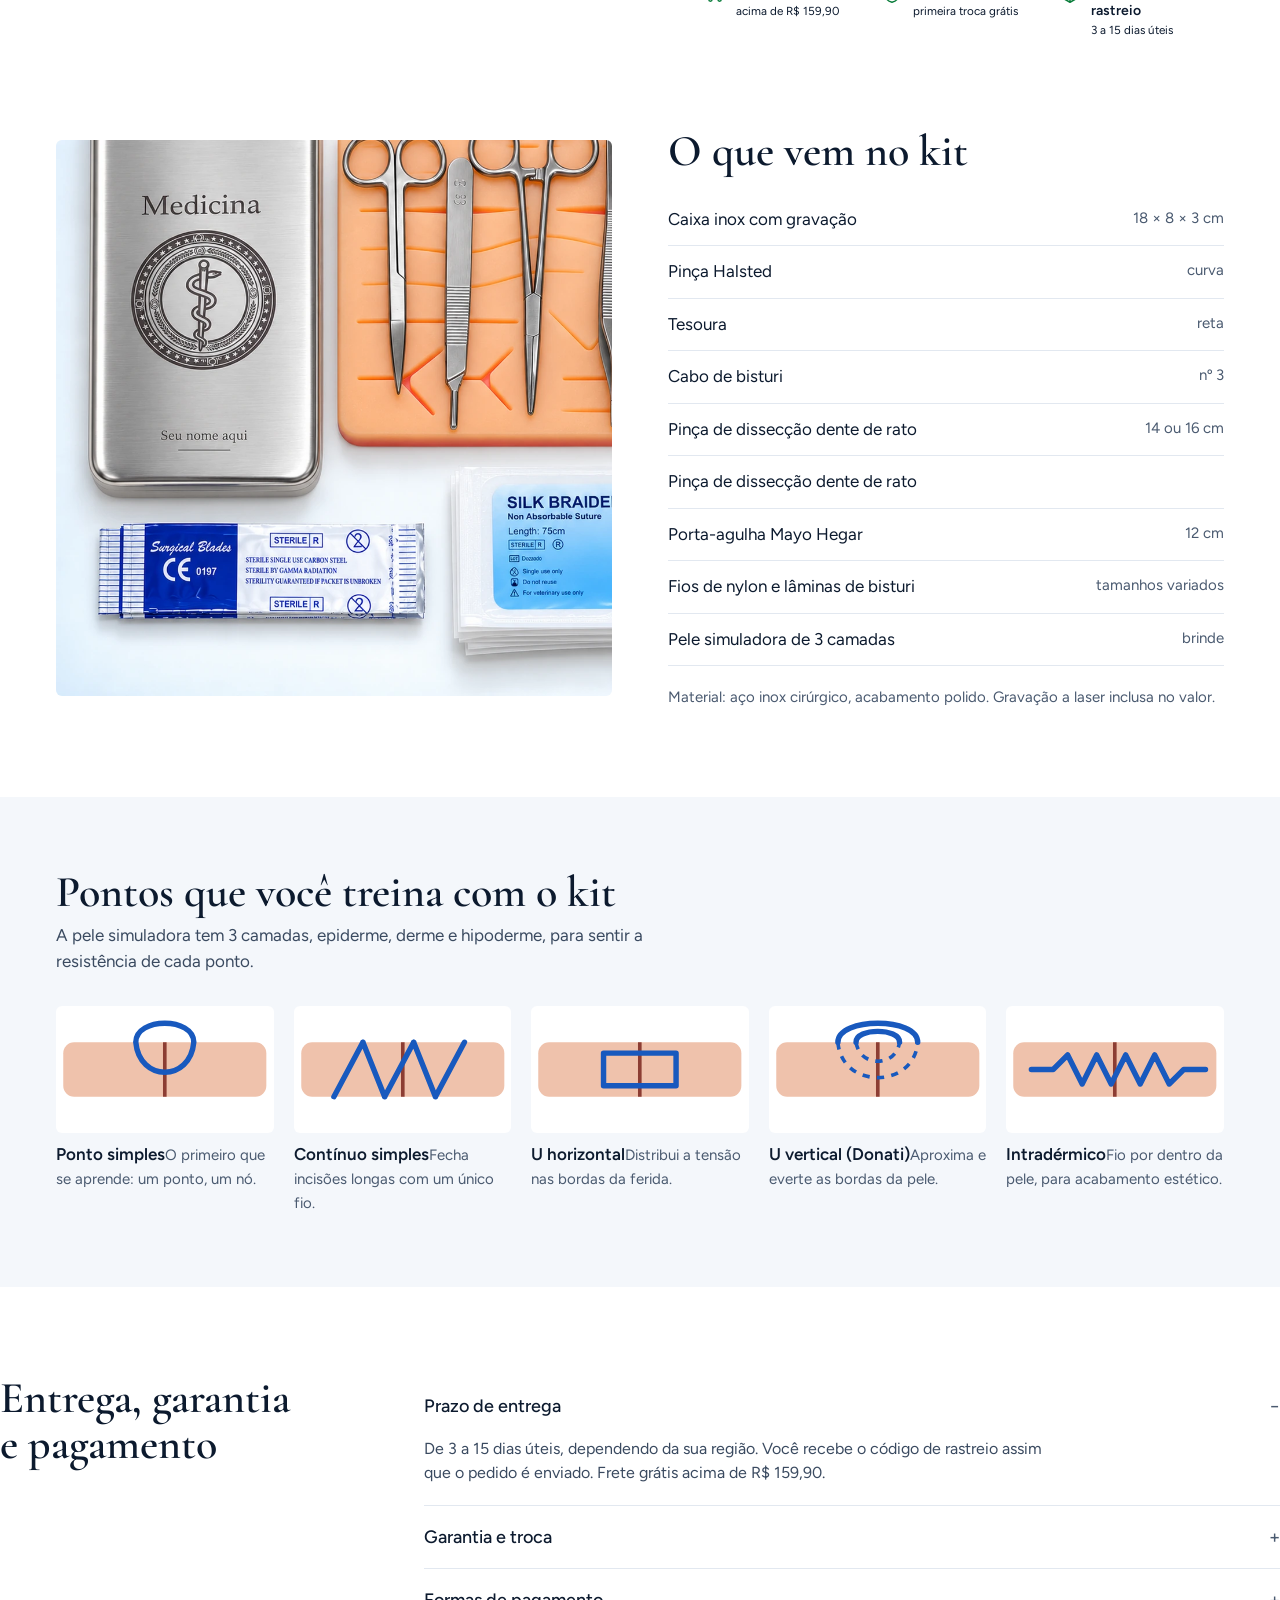
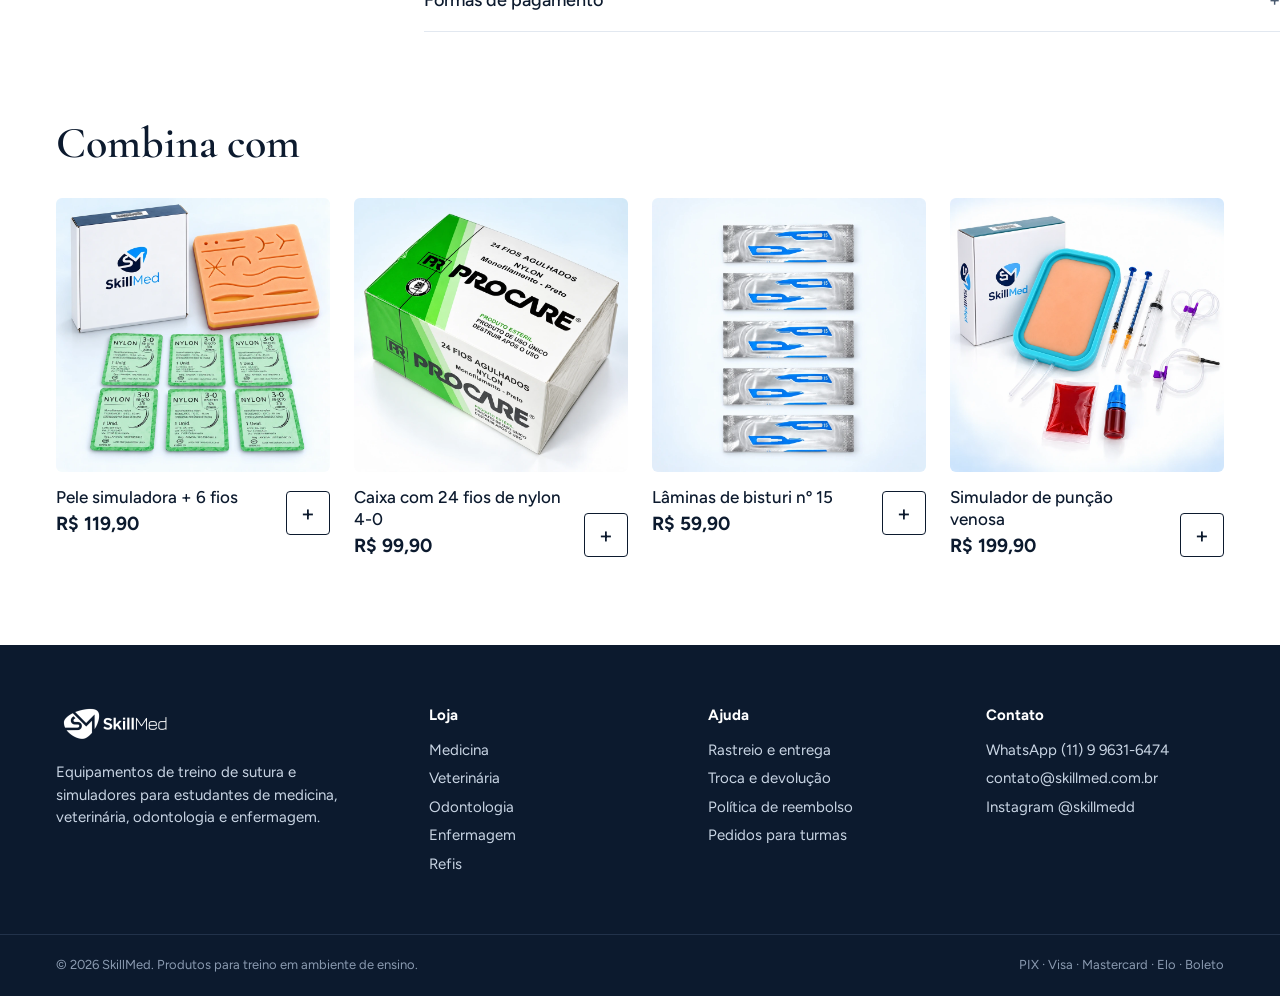
<file: kit.html>
<!doctype html>
<html lang="pt-BR">
<head>
<meta charset="utf-8">
<meta name="viewport" content="width=device-width,initial-scale=1,viewport-fit=cover">
<meta name="theme-color" content="#0C1A2E">
<meta name="robots" content="noindex,nofollow">
<title>Kit Sutura Pro com seu nome gravado | SkillMed</title>
<meta name="description" content="Kit de sutura com 7 instrumentais em aço inox cirúrgico, estojo gravado a laser grátis e pele simuladora de brinde.">
<link rel="preload" href="assets/figtree.woff2" as="font" type="font/woff2" crossorigin>
<link rel="preload" href="assets/cormorant.woff2" as="font" type="font/woff2" crossorigin>
<link rel="stylesheet" href="assets/loja.css">
</head><body>
<a href="#main" style="position:absolute;left:-9999px">Pular para o conteúdo</a>
<div class="ann"><span>Frete grátis acima de R$&nbsp;159,90</span><span class="sep">|</span><span class="hide-m">Gravação a laser grátis</span><span class="sep">|</span><span class="hide-m">Cupom PRIMEIRA10: 10% OFF na primeira compra</span></div>
<header class="hdr"><div class="hdr-in">
<button class="burger" data-menu aria-label="Abrir menu"><svg class="icon" viewBox="0 0 24 24" style="width:24px;height:24px"><path d="M3 7h18M3 12h18M3 17h18"/></svg></button>
<a class="logo" href="index.html" aria-label="SkillMed, página inicial"><img src="assets/logo.webp" alt="SkillMed" width="120" height="48"></a>
<nav class="nav" aria-label="Menu principal"><a data-nav="medicina" href="colecao.html?c=medicina" class="on">Medicina</a><a data-nav="veterinaria" href="colecao.html?c=veterinaria">Veterinária</a><a data-nav="odontologia" href="colecao.html?c=odontologia">Odontologia</a><a data-nav="enfermagem" href="colecao.html?c=enfermagem">Enfermagem</a><a data-nav="refis" href="colecao.html?c=refis">Refis</a><a href="index.html#turmas">Turmas</a><a href="kit.html?presente=1" style="color:#0A7D3B">Para presentear</a></nav>
<div class="hdr-ic"><a href="colecao.html?c=todos" aria-label="Buscar"><svg class="icon" viewBox="0 0 24 24"><circle cx="11" cy="11" r="7"/><path d="m20 20-3.5-3.5"/></svg></a><a class="acc" href="#" aria-label="Entrar"><svg class="icon" viewBox="0 0 24 24"><circle cx="12" cy="8" r="4"/><path d="M4 21c1.5-4 4.5-6 8-6s6.5 2 8 6"/></svg></a><a href="carrinho.html" aria-label="Carrinho"><svg class="icon" viewBox="0 0 24 24"><path d="M5 8h14l-1.2 11.2a2 2 0 0 1-2 1.8H8.2a2 2 0 0 1-2-1.8z"/><path d="M9 8V6a3 3 0 0 1 6 0v2"/></svg><span class="lbl">Carrinho</span><span class="badge" data-count hidden>0</span></a></div>
</div></header>
<div class="drawer" aria-hidden="false"><div class="drawer-bg"></div><nav class="drawer-pn" aria-label="Menu do celular"><button class="burger" data-menu aria-label="Fechar menu" style="display:flex;align-self:flex-end"><svg class="icon" viewBox="0 0 24 24"><path d="M6 6l12 12M18 6 6 18"/></svg></button><a href="colecao.html?c=medicina">Medicina<span>›</span></a><a href="colecao.html?c=veterinaria">Veterinária<span>›</span></a><a href="colecao.html?c=odontologia">Odontologia<span>›</span></a><a href="colecao.html?c=enfermagem">Enfermagem<span>›</span></a><a href="colecao.html?c=refis">Refis<span>›</span></a><a href="index.html#turmas">Turmas<span>›</span></a><a href="kit.html?presente=1">Para presentear<span>›</span></a><a href="carrinho.html">Carrinho<span>›</span></a></nav></div>
<main id="main" data-kit>
<div class="wrap"><div class="crumb"><a href="index.html">Início</a>/<a href="colecao.html?c=medicina">Kits</a>/<span>Kit Sutura Pro</span></div></div>
<div class="wrap pdp-wrap"><div class="pdp"><div class="gal"><div class="thumbs" data-thumbs></div><div><div class="gal-main" data-gal-main role="img" aria-label="Fotos do produto"></div><div class="dots" data-dots></div></div></div>
<div class="buy">
<div style="display:flex;flex-direction:column;gap:10px"><p class="eyebrow">Kit de sutura · <span data-k-curso-lbl>Medicina</span></p><h1 data-k-titulo>Kit Sutura Pro com seu nome gravado</h1><p style="color:#3A4A60">7 instrumentais em aço inox cirúrgico, estojo inox gravado a laser e pele simuladora de brinde.</p></div>
<div class="step" data-k-esconde-barra><span class="step-t" style="font-size:17px">1. Escolha o seu curso</span><div class="cursos-v2" data-k-cursos role="group" aria-label="Curso"></div></div>
<div><div class="price-row"><span class="price" style="font-size:32px" data-k-preco>R$ 379,90</span><s class="price-old" style="font-size:18px" data-k-de></s><span class="save" data-k-save></span></div><span class="muted" style="font-size:15px">em até 12x no cartão, ou PIX e boleto</span></div>
<div class="perso" data-k-esconde-barra>
<div class="tampa" aria-live="polite"><span class="t-curso">Medicina</span><span class="t-arte"></span><span class="t-nome">Seu nome aqui</span><span class="t-lbl">Prévia da tampa</span></div>
<div data-k-odonto hidden class="box-in" style="font-size:15px;line-height:1.5"><strong>Kit Odonto em estojo de transporte</strong><span>O nome segue junto com o pedido e a nossa equipe confirma com você onde ele é aplicado antes da produção.</span></div>
<div class="step" data-k-step-arte><span class="step-t">2. Desenho <span data-k-artelbl></span></span><div class="art-grid" data-k-artes role="group" aria-label="Desenho"></div></div>
<div class="step"><label class="step-t" for="nome"><b style="font-weight:600" data-k-nlbl>3. Nome no estojo</b> <span data-k-conta>0/22</span></label><input id="nome" class="inp" data-k-nome maxlength="22" placeholder="Seu nome aqui" autocomplete="off"><span class="muted" style="font-size:14px">Até 22 caracteres. O nome segue junto com o pedido.</span><span data-k-erro hidden style="color:#B42318;font:500 14px Figtree">Digite o nome que vai no estojo.</span></div>
</div>
<label class="check"><input type="checkbox" data-k-presente><span>É para presente? Embalagem com cartão e mensagem</span><b>+ R$ 29,90</b></label>
<div class="buy-desk buy-kit" data-k-esconde-barra style="display:flex;flex-direction:column;gap:10px"><div class="total-row"><span>Total</span><b data-k-total>R$ 379,90</b></div><a href="carrinho.html" class="btn btn-green" data-k-comprar style="font-size:18px">Comprar com meu nome gravado</a><div class="pay"><span>PIX</span><span>Cartão em até 12x</span><span>Boleto</span></div></div>
<div class="selos">
<div><svg class="icon icon-g" viewBox="0 0 24 24"><path d="M3 6h11v10H3zM14 10h4l3 3v3h-7zM5.2 18a1.8 1.8 0 1 0 3.6 0a1.8 1.8 0 1 0-3.6 0M15.2 18a1.8 1.8 0 1 0 3.6 0a1.8 1.8 0 1 0-3.6 0"/></svg><span><b>Frete grátis</b><small>acima de R$ 159,90</small></span></div>
<div><svg class="icon icon-g" viewBox="0 0 24 24"><path d="M12 3 4 6v6c0 4.5 3.4 8 8 9 4.6-1 8-4.5 8-9V6zM9 12l2 2 4-4"/></svg><span><b>Garantia de 90 dias</b><small>primeira troca grátis</small></span></div>
<div><svg class="icon icon-g" viewBox="0 0 24 24"><path d="M21 8l-9-5-9 5v8l9 5 9-5zM3 8l9 5 9-5M12 13v8"/></svg><span><b>Entrega com rastreio</b><small>3 a 15 dias úteis</small></span></div></div>
</div></div></div>
<section class="wrap sec"><div class="pdp-2col" style="display:grid;grid-template-columns:1fr 1fr;gap:56px;align-items:center"><div style="aspect-ratio:1;border-radius:6px;background:url(assets/kit/04.webp) center/cover"></div>
<div style="display:flex;flex-direction:column;gap:20px" data-k-itens="odonto" hidden><h2 class="h-sec">O que vem no kit</h2><p style="font-size:17px;color:#3A4A60">Kit de sutura para prática odontológica, com modelos dentais, instrumentais e estojo de transporte.</p></div>
<div style="display:flex;flex-direction:column;gap:20px" data-k-itens="inox"><h2 class="h-sec">O que vem no kit</h2><ul class="itens"><li>Caixa inox com gravação<span>18 × 8 × 3 cm</span></li><li>Pinça Halsted<span>curva</span></li><li>Tesoura<span>reta</span></li><li>Cabo de bisturi<span>nº 3</span></li><li>Pinça de dissecção dente de rato<span>14 ou 16 cm</span></li><li>Pinça de dissecção dente de rato<span></span></li><li>Porta-agulha Mayo Hegar<span>12 cm</span></li><li>Fios de nylon e lâminas de bisturi<span>tamanhos variados</span></li><li>Pele simuladora de 3 camadas<span>brinde</span></li></ul><p class="muted" style="font-size:15px">Material: aço inox cirúrgico, acabamento polido. Gravação a laser inclusa no valor.</p></div></div></section>
<section class="band"><div class="wrap" style="display:flex;flex-direction:column;gap:32px"><div style="max-width:640px;display:flex;flex-direction:column;gap:8px"><h2 class="h-sec">Pontos que você treina com o kit</h2><p style="font-size:17px;color:#3A4A60">A pele simuladora tem 3 camadas, epiderme, derme e hipoderme, para sentir a resistência de cada ponto.</p></div>
<ol class="pontos"><li><svg viewBox="0 0 120 70" aria-hidden="true"><rect x="4" y="20" width="112" height="30" rx="6" fill="#efc2ac"/><path d="M60 20v30" stroke="#8c3d33" stroke-width="2"/><path d="M44 20c0-14 32-14 32 0M44 20c2 22 30 22 32 0" fill="none" stroke="#1859be" stroke-width="3" stroke-linecap="round"/></svg><div><strong>Ponto simples</strong><span>O primeiro que se aprende: um ponto, um nó.</span></div></li><li><svg viewBox="0 0 120 70" aria-hidden="true"><rect x="4" y="20" width="112" height="30" rx="6" fill="#efc2ac"/><path d="M60 20v30" stroke="#8c3d33" stroke-width="2"/><path d="M22 50 38 20M38 20 50 50M50 50 66 20M66 20 78 50M78 50 94 20" fill="none" stroke="#1859be" stroke-width="3" stroke-linecap="round"/></svg><div><strong>Contínuo simples</strong><span>Fecha incisões longas com um único fio.</span></div></li><li><svg viewBox="0 0 120 70" aria-hidden="true"><rect x="4" y="20" width="112" height="30" rx="6" fill="#efc2ac"/><path d="M60 20v30" stroke="#8c3d33" stroke-width="2"/><path d="M40 26h40M40 44h40M40 26v18M80 26v18" fill="none" stroke="#1859be" stroke-width="3" stroke-linecap="round"/></svg><div><strong>U horizontal</strong><span>Distribui a tensão nas bordas da ferida.</span></div></li><li><svg viewBox="0 0 120 70" aria-hidden="true"><rect x="4" y="20" width="112" height="30" rx="6" fill="#efc2ac"/><path d="M60 20v30" stroke="#8c3d33" stroke-width="2"/><path d="M38 20c0-14 44-14 44 0M48 20c0-8 24-8 24 0" fill="none" stroke="#1859be" stroke-width="3" stroke-linecap="round"/><path d="M38 20c2 26 42 26 44 0M48 20c2 14 22 14 24 0" fill="none" stroke="#1859be" stroke-width="2" stroke-dasharray="4 4"/></svg><div><strong>U vertical (Donati)</strong><span>Aproxima e everte as bordas da pele.</span></div></li><li><svg viewBox="0 0 120 70" aria-hidden="true"><rect x="4" y="20" width="112" height="30" rx="6" fill="#efc2ac"/><path d="M60 20v30" stroke="#8c3d33" stroke-width="2"/><path d="M14 35h12l8-8 8 16 8-16 8 16 8-16 8 16 8-16 8 16 8-8h12" fill="none" stroke="#1859be" stroke-width="3" stroke-linecap="round" stroke-linejoin="round"/></svg><div><strong>Intradérmico</strong><span>Fio por dentro da pele, para acabamento estético.</span></div></li></ol></div></section>
<section class="wrap faq-sec"><h2 class="h-sec">Entrega, garantia e pagamento</h2><div><details open><summary>Prazo de entrega</summary><p>De 3 a 15 dias úteis, dependendo da sua região. Você recebe o código de rastreio assim que o pedido é enviado. Frete grátis acima de R$ 159,90.</p></details><details><summary>Garantia e troca</summary><p>Garantia de 90 dias. A primeira troca é gratuita e você pode pedir troca ou devolução em até 7 dias após o recebimento.</p></details><details><summary>Formas de pagamento</summary><p>PIX, cartão de crédito em até 12x ou boleto. Primeira compra: cupom PRIMEIRA10 dá 10% OFF.</p></details></div></section>
<section class="wrap" style="padding-bottom:88px"><div class="sec-head"><h2 class="h-sec">Combina com</h2></div><div class="g4" data-cards="pele,fios24,laminas,puncao"></div></section>
<div class="sticky-buy"><div style="display:flex;flex-direction:column"><span class="muted" style="font-size:13px">Total</span><b style="font:700 19px Figtree" data-k-total>R$ 379,90</b></div><a href="carrinho.html" class="btn btn-green" data-k-comprar>Comprar com meu nome</a></div>
</main><footer class="ftr"><div class="ftr-in">
<div><img src="assets/logo.webp" alt="SkillMed" width="120" height="48"><span style="display:block;line-height:1.5;max-width:300px">Equipamentos de treino de sutura e simuladores para estudantes de medicina, veterinária, odontologia e enfermagem.</span></div>
<div><strong>Loja</strong><a href="colecao.html?c=medicina">Medicina</a><a href="colecao.html?c=veterinaria">Veterinária</a><a href="colecao.html?c=odontologia">Odontologia</a><a href="colecao.html?c=enfermagem">Enfermagem</a><a href="colecao.html?c=refis">Refis</a></div>
<div><strong>Ajuda</strong><a href="#">Rastreio e entrega</a><a href="#">Troca e devolução</a><a href="#">Política de reembolso</a><a href="index.html#turmas">Pedidos para turmas</a></div>
<div><strong>Contato</strong><a href="https://wa.me/5511996316474">WhatsApp (11) 9 9631-6474</a><a href="mailto:contato@skillmed.com.br">contato@skillmed.com.br</a><a href="https://www.instagram.com/skillmedd">Instagram @skillmedd</a></div>
</div><div class="ftr-bot"><span>© 2026 SkillMed. Produtos para treino em ambiente de ensino.</span><span>PIX · Visa · Mastercard · Elo · Boleto</span></div></footer>
<script src="assets/loja.js"></script>
<script src="assets/revisao.js" data-versao="skillmed-loja" defer></script>
</body>
</html>
</file>
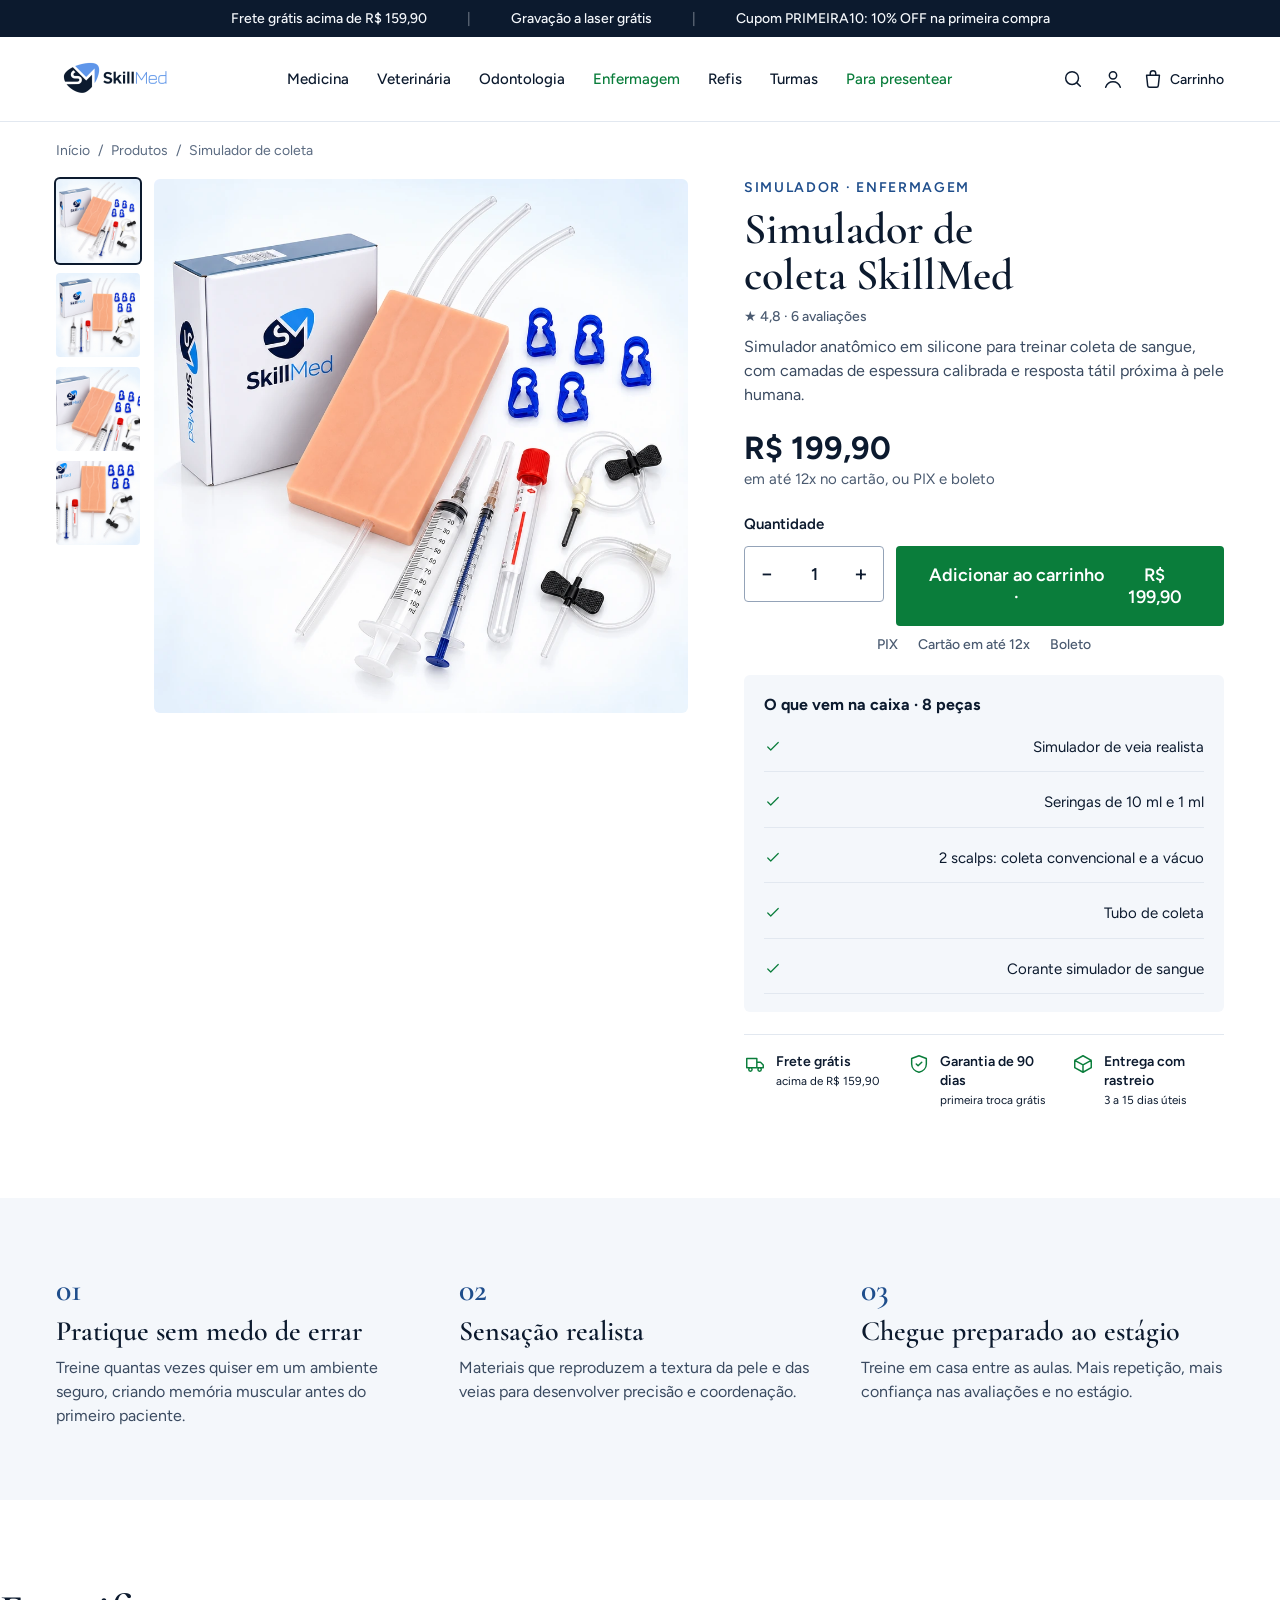
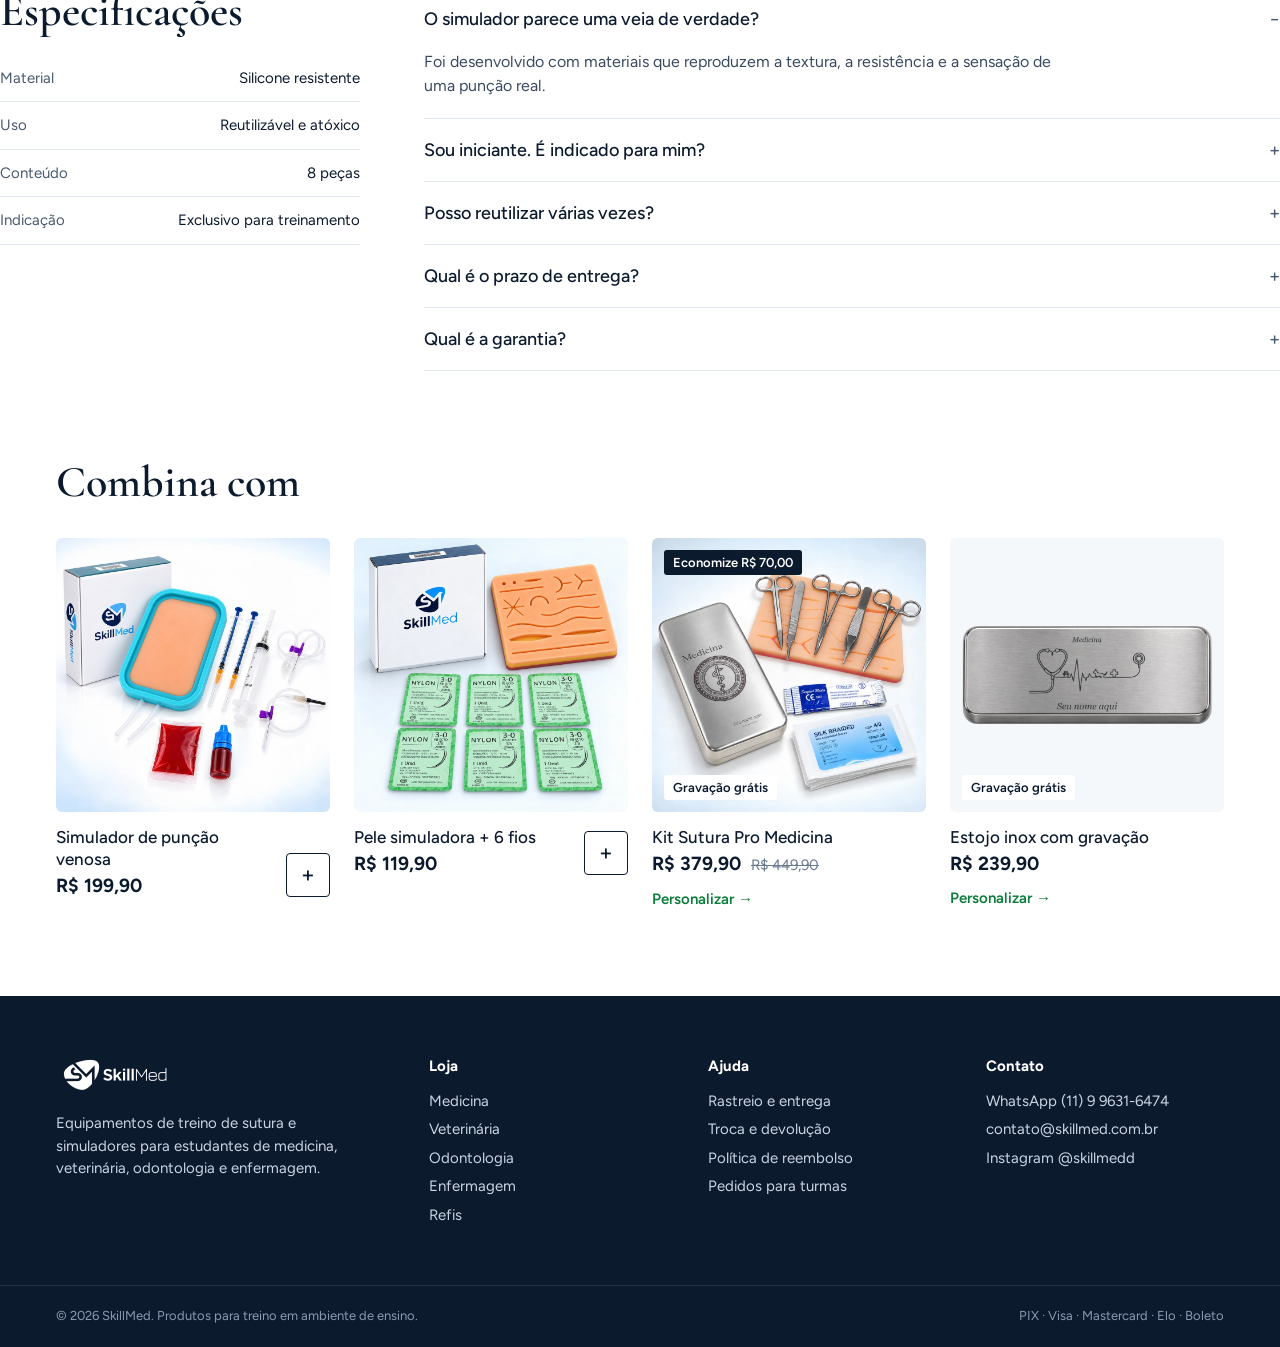
<file: produto.html>
<!doctype html>
<html lang="pt-BR">
<head>
<meta charset="utf-8">
<meta name="viewport" content="width=device-width,initial-scale=1,viewport-fit=cover">
<meta name="theme-color" content="#0C1A2E">
<meta name="robots" content="noindex,nofollow">
<title>Produto | SkillMed</title>
<meta name="description" content="Simuladores, refis e acessórios SkillMed para treino em ambiente de ensino.">
<link rel="preload" href="assets/figtree.woff2" as="font" type="font/woff2" crossorigin>
<link rel="preload" href="assets/cormorant.woff2" as="font" type="font/woff2" crossorigin>
<link rel="stylesheet" href="assets/loja.css">
</head><body>
<a href="#main" style="position:absolute;left:-9999px">Pular para o conteúdo</a>
<div class="ann"><span>Frete grátis acima de R$&nbsp;159,90</span><span class="sep">|</span><span class="hide-m">Gravação a laser grátis</span><span class="sep">|</span><span class="hide-m">Cupom PRIMEIRA10: 10% OFF na primeira compra</span></div>
<header class="hdr"><div class="hdr-in">
<button class="burger" data-menu aria-label="Abrir menu"><svg class="icon" viewBox="0 0 24 24" style="width:24px;height:24px"><path d="M3 7h18M3 12h18M3 17h18"/></svg></button>
<a class="logo" href="index.html" aria-label="SkillMed, página inicial"><img src="assets/logo.webp" alt="SkillMed" width="120" height="48"></a>
<nav class="nav" aria-label="Menu principal"><a data-nav="medicina" href="colecao.html?c=medicina">Medicina</a><a data-nav="veterinaria" href="colecao.html?c=veterinaria">Veterinária</a><a data-nav="odontologia" href="colecao.html?c=odontologia">Odontologia</a><a data-nav="enfermagem" href="colecao.html?c=enfermagem" class="on">Enfermagem</a><a data-nav="refis" href="colecao.html?c=refis">Refis</a><a href="index.html#turmas">Turmas</a><a href="kit.html?presente=1" style="color:#0A7D3B">Para presentear</a></nav>
<div class="hdr-ic"><a href="colecao.html?c=todos" aria-label="Buscar"><svg class="icon" viewBox="0 0 24 24"><circle cx="11" cy="11" r="7"/><path d="m20 20-3.5-3.5"/></svg></a><a class="acc" href="#" aria-label="Entrar"><svg class="icon" viewBox="0 0 24 24"><circle cx="12" cy="8" r="4"/><path d="M4 21c1.5-4 4.5-6 8-6s6.5 2 8 6"/></svg></a><a href="carrinho.html" aria-label="Carrinho"><svg class="icon" viewBox="0 0 24 24"><path d="M5 8h14l-1.2 11.2a2 2 0 0 1-2 1.8H8.2a2 2 0 0 1-2-1.8z"/><path d="M9 8V6a3 3 0 0 1 6 0v2"/></svg><span class="lbl">Carrinho</span><span class="badge" data-count hidden>0</span></a></div>
</div></header>
<div class="drawer" aria-hidden="false"><div class="drawer-bg"></div><nav class="drawer-pn" aria-label="Menu do celular"><button class="burger" data-menu aria-label="Fechar menu" style="display:flex;align-self:flex-end"><svg class="icon" viewBox="0 0 24 24"><path d="M6 6l12 12M18 6 6 18"/></svg></button><a href="colecao.html?c=medicina">Medicina<span>›</span></a><a href="colecao.html?c=veterinaria">Veterinária<span>›</span></a><a href="colecao.html?c=odontologia">Odontologia<span>›</span></a><a href="colecao.html?c=enfermagem">Enfermagem<span>›</span></a><a href="colecao.html?c=refis">Refis<span>›</span></a><a href="index.html#turmas">Turmas<span>›</span></a><a href="kit.html?presente=1">Para presentear<span>›</span></a><a href="carrinho.html">Carrinho<span>›</span></a></nav></div>
<main id="main" data-produto>
<div class="wrap"><div class="crumb"><a href="index.html">Início</a>/<a href="colecao.html?c=todos">Produtos</a>/<span data-p-crumb></span></div></div>
<div class="wrap pdp-wrap"><div class="pdp" style="grid-template-columns:minmax(0,1fr) 480px"><div class="gal"><div class="thumbs" data-thumbs></div><div><div class="gal-main" data-gal-main role="img" aria-label="Fotos do produto"></div><div class="dots" data-dots></div></div></div>
<div class="buy">
<div style="display:flex;flex-direction:column;gap:10px"><p class="eyebrow" data-p-cat></p><h1 data-p-nome></h1><span class="stars" data-p-nota></span><p style="color:#3A4A60" data-p-desc></p></div>
<div><span class="price" style="font-size:32px;display:block" data-p-preco></span><span class="muted" style="font-size:15px">em até 12x no cartão, ou PIX e boleto</span></div>
<div class="buy-desk" style="display:flex;flex-direction:column;gap:10px"><span style="font-weight:600;font-size:15px">Quantidade</span><div style="display:flex;gap:12px"><div class="qty"><button data-q-menos aria-label="Diminuir">−</button><span data-q>1</span><button data-q-mais aria-label="Aumentar">+</button></div><button class="btn btn-green" data-p-add style="flex:1;font-size:18px">Adicionar ao carrinho · <span data-p-total></span></button></div><div class="pay"><span>PIX</span><span>Cartão em até 12x</span><span>Boleto</span></div></div>
<div class="box-in" data-p-caixa-box><strong style="font-size:16px" data-p-caixa-t></strong><ul class="itens" data-p-caixa style="display:flex;flex-direction:column;gap:6px"></ul></div>
<div class="selos">
<div><svg class="icon icon-g" viewBox="0 0 24 24"><path d="M3 6h11v10H3zM14 10h4l3 3v3h-7zM5.2 18a1.8 1.8 0 1 0 3.6 0a1.8 1.8 0 1 0-3.6 0M15.2 18a1.8 1.8 0 1 0 3.6 0a1.8 1.8 0 1 0-3.6 0"/></svg><span><b>Frete grátis</b><small>acima de R$ 159,90</small></span></div>
<div><svg class="icon icon-g" viewBox="0 0 24 24"><path d="M12 3 4 6v6c0 4.5 3.4 8 8 9 4.6-1 8-4.5 8-9V6zM9 12l2 2 4-4"/></svg><span><b>Garantia de 90 dias</b><small>primeira troca grátis</small></span></div>
<div><svg class="icon icon-g" viewBox="0 0 24 24"><path d="M21 8l-9-5-9 5v8l9 5 9-5zM3 8l9 5 9-5M12 13v8"/></svg><span><b>Entrega com rastreio</b><small>3 a 15 dias úteis</small></span></div></div>
</div></div></div>
<section class="band"><div class="wrap benef">
<div><b>01</b><h3>Pratique sem medo de errar</h3><p style="color:#3A4A60">Treine quantas vezes quiser em um ambiente seguro, criando memória muscular antes do primeiro paciente.</p></div>
<div><b>02</b><h3>Sensação realista</h3><p style="color:#3A4A60">Materiais que reproduzem a textura da pele e das veias para desenvolver precisão e coordenação.</p></div>
<div><b>03</b><h3>Chegue preparado ao estágio</h3><p style="color:#3A4A60">Treine em casa entre as aulas. Mais repetição, mais confiança nas avaliações e no estágio.</p></div>
</div></section>
<section class="wrap faq-sec"><div data-p-specs-box><h2 class="h-sec" style="margin-bottom:20px">Especificações</h2><div class="specs" data-p-specs></div></div><div><details open><summary>O simulador parece uma veia de verdade?</summary><p>Foi desenvolvido com materiais que reproduzem a textura, a resistência e a sensação de uma punção real.</p></details><details><summary>Sou iniciante. É indicado para mim?</summary><p>Sim. Foi criado para estudantes de enfermagem, técnicos e quem está em formação na área da saúde.</p></details><details><summary>Posso reutilizar várias vezes?</summary><p>Sim. O material é resistente e permite diversos treinos quando usado corretamente.</p></details><details><summary>Qual é o prazo de entrega?</summary><p>De 3 a 15 dias úteis após a confirmação do pagamento, com código de rastreio.</p></details><details><summary>Qual é a garantia?</summary><p>Garantia de 90 dias contra defeito de fabricação. A primeira troca é gratuita.</p></details></div></section>
<section class="wrap" style="padding-bottom:88px"><div class="sec-head"><h2 class="h-sec">Combina com</h2></div><div class="g4" data-cards="puncao,pele,kit,estojo"></div></section>
<div class="sticky-buy" style="grid-template-columns:120px 1fr"><div class="qty"><button data-q-menos aria-label="Diminuir">−</button><span data-q>1</span><button data-q-mais aria-label="Aumentar">+</button></div><button class="btn btn-green" data-p-add>Adicionar · <span data-p-total></span></button></div>
</main><footer class="ftr"><div class="ftr-in">
<div><img src="assets/logo.webp" alt="SkillMed" width="120" height="48"><span style="display:block;line-height:1.5;max-width:300px">Equipamentos de treino de sutura e simuladores para estudantes de medicina, veterinária, odontologia e enfermagem.</span></div>
<div><strong>Loja</strong><a href="colecao.html?c=medicina">Medicina</a><a href="colecao.html?c=veterinaria">Veterinária</a><a href="colecao.html?c=odontologia">Odontologia</a><a href="colecao.html?c=enfermagem">Enfermagem</a><a href="colecao.html?c=refis">Refis</a></div>
<div><strong>Ajuda</strong><a href="#">Rastreio e entrega</a><a href="#">Troca e devolução</a><a href="#">Política de reembolso</a><a href="index.html#turmas">Pedidos para turmas</a></div>
<div><strong>Contato</strong><a href="https://wa.me/5511996316474">WhatsApp (11) 9 9631-6474</a><a href="mailto:contato@skillmed.com.br">contato@skillmed.com.br</a><a href="https://www.instagram.com/skillmedd">Instagram @skillmedd</a></div>
</div><div class="ftr-bot"><span>© 2026 SkillMed. Produtos para treino em ambiente de ensino.</span><span>PIX · Visa · Mastercard · Elo · Boleto</span></div></footer>
<script src="assets/loja.js"></script>
<script src="assets/revisao.js" data-versao="skillmed-loja" defer></script>
</body>
</html>
</file>
<file: assets/loja.css>
[hidden]{display:none!important}
@font-face{font-family:Figtree;src:url(figtree.woff2) format("woff2");font-weight:300 900;font-display:swap}
@font-face{font-family:"Cormorant Garamond";src:url(cormorant.woff2) format("woff2");font-weight:500 700;font-display:swap}
:root{--navy:#0C1A2E;--green:#0A7D3B;--bg:#F4F7FB;--line:#E2E8F0;--muted:#4A5A70;--blue:#1F4E8C;--mint:#E6F4EC;--tile:#EEF3F9;--px:56px;--serif:"Cormorant Garamond",Georgia,serif}
*{box-sizing:border-box}
html{-webkit-text-size-adjust:100%}
body{margin:0;font:400 16px/1.5 Figtree,system-ui,sans-serif;color:var(--navy);-webkit-font-smoothing:antialiased;background:#fff}
a{color:var(--navy);text-decoration:none}a:hover{color:var(--green)}
img{max-width:100%;display:block}
button{font:inherit;color:inherit}
h1,h2,h3{margin:0;font-family:var(--serif);font-weight:600;line-height:1.05;text-wrap:balance}
p{margin:0}
.wrap{max-width:1320px;margin:0 auto;padding:0 var(--px)}
.eyebrow{font:600 14px Figtree;letter-spacing:.12em;text-transform:uppercase;color:var(--blue)}
.muted{color:var(--muted)}
.h-sec{font-size:44px}
.sec{padding-top:88px}
.sec-head{display:flex;justify-content:space-between;align-items:flex-end;gap:16px;margin-bottom:32px}
.link-u{font-weight:600;border-bottom:1.5px solid currentColor;white-space:nowrap}
.btn{display:inline-flex;align-items:center;justify-content:center;gap:10px;font:600 17px Figtree;padding:17px 30px;border-radius:4px;border:1.5px solid transparent;cursor:pointer;text-align:center}
.btn-green{background:var(--green);color:#fff}.btn-green:hover{background:#086a32;color:#fff}
.btn-out{border-color:var(--navy);background:#fff}
.btn-white{background:#fff;color:var(--navy)}
.btn[disabled]{background:#8FA3B8;cursor:not-allowed}
.icon{width:22px;height:22px;fill:none;stroke:currentColor;stroke-width:1.6;stroke-linecap:round;stroke-linejoin:round;flex:none}
.icon-g{stroke:var(--green)}
/* barra + header */
.ann{background:var(--navy);color:#F4F7FB;font:500 14px Figtree;display:flex;justify-content:center;gap:40px;padding:10px 16px}
.ann .sep{opacity:.4}
.hdr{position:sticky;top:0;z-index:20;background:#fff;border-bottom:1px solid var(--line)}
.hdr-in{display:flex;align-items:center;justify-content:space-between;gap:24px;padding:18px var(--px);max-width:1320px;margin:0 auto}
.logo img{width:120px;height:auto}
.nav{display:flex;gap:28px;font:500 15px Figtree}
.nav a{white-space:nowrap}.nav a.on{color:var(--green)}
.hdr-ic{display:flex;gap:18px;align-items:center;font:500 14px Figtree}
.hdr-ic a,.hdr-ic button{display:flex;align-items:center;gap:6px;background:none;border:0;cursor:pointer;padding:0;min-height:44px}
.badge{background:var(--navy);color:#fff;font:600 12px Figtree;min-width:20px;height:20px;border-radius:10px;display:inline-flex;align-items:center;justify-content:center;padding:0 6px}
.badge[hidden]{display:none}
.burger{display:none}
.drawer{position:fixed;inset:0;z-index:50;display:none}
.drawer.open{display:block}
.drawer-bg{position:absolute;inset:0;background:rgba(12,26,46,.45)}
.drawer-pn{position:absolute;left:0;top:0;bottom:0;width:min(86vw,340px);background:#fff;padding:12px 20px;display:flex;flex-direction:column;overflow:auto}
.drawer-pn a{padding:15px 0;border-bottom:1px solid var(--line);font:500 17px Figtree;display:flex;justify-content:space-between}
.chips{display:flex;gap:8px;overflow-x:auto;padding:12px 16px;border-bottom:1px solid var(--line);scrollbar-width:none}
.chip{flex:none;font:500 14px Figtree;padding:10px 16px;border:1px solid #CBD5E1;border-radius:999px;background:#fff;cursor:pointer;white-space:nowrap}
.chip.on{background:var(--navy);color:#fff;border-color:var(--navy)}
.crumb{font-size:14px;color:#5A6A80;display:flex;gap:8px;padding:18px 0}
.crumb a{color:#5A6A80}
/* hero */
.hero{position:relative;min-height:540px;background:#D8E7FA url(v2/banner.jpg) right center/auto 100% no-repeat}
.hero .wrap{min-height:540px;display:flex;align-items:center}
.hero-box{width:520px;display:flex;flex-direction:column;gap:22px}
.hero h1{font-size:64px;line-height:1.02}
.hero-txt{font-size:19px;color:#2B3B52;max-width:440px}
.price-row{display:flex;align-items:baseline;gap:12px;flex-wrap:wrap}
.price{font:700 26px Figtree}
.price-old{color:#5A6A80;text-decoration:line-through}
.save{background:var(--mint);color:var(--green);font:600 14px Figtree;padding:4px 8px;border-radius:3px}
.hero-m{display:none}
/* promessas */
.prom{display:grid;grid-template-columns:repeat(4,1fr);border-bottom:1px solid var(--line)}
.prom>div{padding:24px 28px;display:flex;gap:14px;border-right:1px solid var(--line)}
.prom strong{display:block;font:600 17px Figtree}
.prom span{font-size:15px;color:var(--muted)}
/* grids */
.g5{display:grid;grid-template-columns:repeat(5,1fr);gap:16px}
.g4{display:grid;grid-template-columns:repeat(4,1fr);gap:40px 24px}
.tile{display:flex;flex-direction:column;gap:12px}
.tile-img{aspect-ratio:4/5;border-radius:6px;background:var(--tile) center/cover}
.tile-name{font:600 18px Figtree;display:flex;justify-content:space-between}
.card{display:flex;flex-direction:column;gap:14px}
.card-img{position:relative;aspect-ratio:1;border-radius:6px;background:var(--tile) center/cover;display:block}
.tag{position:absolute;left:12px;font:600 13px Figtree;padding:5px 9px;border-radius:3px}
.tag-top{top:12px;background:var(--navy);color:#fff}
.tag-bot{bottom:12px;background:#fff;color:var(--navy)}
.card-row{display:flex;justify-content:space-between;align-items:flex-end;gap:12px}
.card-name{font:500 17px/1.3 Figtree}
.card-price{display:flex;gap:10px;align-items:baseline;flex-wrap:wrap}
.card-price b{font:700 19px Figtree}
.card-price s{font-size:15px;color:#6A7A90}
.stars{font:500 14px Figtree;color:var(--muted)}
.plus{flex:none;width:44px;height:44px;border:1.5px solid var(--navy);border-radius:4px;display:flex;align-items:center;justify-content:center;font:500 22px Figtree;background:#fff;cursor:pointer}
.plus:hover{background:var(--navy);color:#fff}
.go{font:600 15px Figtree;color:var(--green)}
.card-btn{display:none}
/* blocos */
.box-soft{background:var(--bg);border-radius:8px}
.how{padding:48px;display:grid;grid-template-columns:380px 1fr;gap:56px;align-items:center}
.how ol{margin:0;padding:0;list-style:none;display:flex;flex-direction:column;gap:14px}
.how li{display:flex;gap:14px;align-items:baseline;font-size:17px}
.how li b{font:600 28px var(--serif);color:var(--blue);width:28px}
.arts{display:grid;grid-template-columns:repeat(4,1fr);gap:12px}
.arts img{width:100%;height:auto;aspect-ratio:2/1;object-fit:cover;border-radius:4px}
.arts span{font:500 13px Figtree;color:var(--muted);display:block;margin-top:6px}
.split{display:grid;grid-template-columns:1fr 1fr;border:1px solid var(--line);border-radius:8px;overflow:hidden}
.split-img{background:center/cover;min-height:440px}
.split-txt{padding:56px;display:flex;flex-direction:column;gap:20px;justify-content:center}
.split-txt ul{margin:0;padding:0;list-style:none;display:flex;flex-direction:column;gap:8px}
.gift{margin-top:88px;background:var(--navy);color:#F4F7FB;display:grid;grid-template-columns:1fr 1fr}
.gift-txt{padding:72px var(--px);display:flex;flex-direction:column;gap:20px;justify-content:center;align-items:flex-start}
.gift h2{font-size:48px;color:#fff}
.gift p{color:#C9D5E4;max-width:460px;font-size:17px}
.gift-img{background:url(curso-presente.webp) center/cover;min-height:440px}
.cupons{display:grid;grid-template-columns:1fr 1fr;background:var(--mint)}
.cupons>div{padding:30px var(--px);display:flex;gap:14px;align-items:center;font-size:17px}
.cupons>div+div{border-left:1px solid #C6E3D1}
.faq-sec{display:grid;grid-template-columns:360px 1fr;gap:64px;padding:88px 0}
details{border-bottom:1px solid var(--line)}
summary{list-style:none;cursor:pointer;display:flex;justify-content:space-between;gap:16px;padding:20px 0;font:500 18px Figtree}
summary::-webkit-details-marker{display:none}
summary::after{content:"+";color:var(--muted)}
details[open] summary::after{content:"−"}
details p{padding:0 0 20px;color:#3A4A60;max-width:640px}
.ftr{background:var(--navy);color:#C9D5E4;font-size:15px;line-height:1.9}
.ftr-in{display:grid;grid-template-columns:1.4fr 1fr 1fr 1fr;gap:40px;padding:56px var(--px);max-width:1320px;margin:0 auto}
.ftr strong{color:#fff;display:block;margin-bottom:6px}
.ftr a{color:#C9D5E4;display:block}
.ftr img{width:120px;filter:brightness(0) invert(1);margin-bottom:12px}
.ftr-bot{border-top:1px solid #22324A;padding:18px var(--px);max-width:1320px;margin:0 auto;font-size:13px;color:#8A9AB0;display:flex;justify-content:space-between;gap:16px;flex-wrap:wrap}
/* PDP */
.pdp{display:grid;grid-template-columns:minmax(0,1fr) 520px;gap:56px;align-items:start}
.gal{display:grid;grid-template-columns:84px minmax(0,1fr);gap:14px;position:sticky;top:96px}
.thumbs{display:flex;flex-direction:column;gap:10px}
.thumbs button{width:84px;height:84px;border-radius:4px;border:0;background:var(--tile) center/cover;cursor:pointer;padding:0}
.thumbs button.on{box-shadow:0 0 0 2px var(--navy)}
.gal-main{aspect-ratio:1;border-radius:6px;background:var(--tile) center/cover}
.dots{display:none}
.buy{display:flex;flex-direction:column;gap:22px}
.buy h1{font-size:44px}
.perso{border:1px solid var(--line);border-radius:8px;padding:22px;display:flex;flex-direction:column;gap:20px;background:#F9FBFD}
.tampa{position:relative;aspect-ratio:2/1;border-radius:6px;overflow:hidden;background:#E9ECEF url(estojo-tampa.webp) center/cover;container-type:inline-size}
.tampa .t-curso{position:absolute;left:0;right:0;top:19%;text-align:center;font:600 italic 4.4cqw var(--serif);color:#2A2E33}
.tampa .t-arte{position:absolute;left:0;right:0;top:30%;height:31%;background:center/contain no-repeat}
.tampa .t-nome{position:absolute;left:0;right:0;top:62%;text-align:center;font:600 italic 5.6cqw var(--serif);color:#2A2E33;padding:0 8%;white-space:nowrap;overflow:hidden;text-overflow:ellipsis}
.tampa .t-lbl{position:absolute;right:10px;bottom:8px;font:500 12px Figtree;color:#4A5058;background:rgba(255,255,255,.7);padding:2px 6px;border-radius:3px}
.step{display:flex;flex-direction:column;gap:10px}
.step-t{font:600 15px Figtree;display:flex;justify-content:space-between}
.step-t span{font-weight:400;color:var(--muted)}
.seg{display:grid;grid-template-columns:repeat(4,1fr);gap:8px}
.seg button{padding:11px 4px;border-radius:4px;border:0;box-shadow:inset 0 0 0 1.5px #CBD5E1;background:#fff;font:500 14px Figtree;cursor:pointer;min-height:44px}
.seg button.on{background:var(--navy);color:#fff;box-shadow:none}
.art-grid{display:grid;grid-template-columns:repeat(4,1fr);gap:8px}
.art-grid button{position:relative;padding:0;border:0;border-radius:4px;overflow:hidden;cursor:pointer;box-shadow:0 0 0 1px #CBD5E1;background:#fff}
.art-grid button.on{box-shadow:0 0 0 2.5px var(--green)}
.art-grid img{width:100%;height:auto;aspect-ratio:2/1;object-fit:cover}
.art-grid i{position:absolute;left:4px;top:4px;font:600 11px Figtree;font-style:normal;background:#fff;padding:1px 5px;border-radius:2px}
.inp{font:500 18px Figtree;padding:14px 16px;border:1.5px solid #94A3B8;border-radius:4px;background:#fff;color:var(--navy);width:100%}
.inp:focus{outline:2px solid var(--blue);outline-offset:1px}
.check{display:flex;gap:12px;align-items:center;padding:14px 16px;border:1px solid var(--line);border-radius:6px;cursor:pointer;background:#fff}
.check input{width:22px;height:22px;accent-color:var(--navy);flex:none;margin:0}
.check span{flex:1;font:500 16px Figtree}
.total-row{display:flex;justify-content:space-between;align-items:baseline;font:600 18px Figtree}
.total-row b{font-size:24px}
.pay{display:flex;justify-content:center;gap:20px;font:500 14px Figtree;color:var(--muted)}
.selos{display:grid;grid-template-columns:repeat(3,1fr);gap:12px;border-top:1px solid var(--line);padding-top:18px}
.selos div{display:flex;gap:10px;font-size:14px;line-height:1.35}
.selos b{display:block;font-weight:600}
.qty{display:grid;grid-template-columns:44px 1fr 44px;align-items:center;border:1.5px solid #94A3B8;border-radius:4px;height:56px;width:140px;flex:none}
.qty button{border:0;background:none;font:500 22px Figtree;cursor:pointer;height:100%}
.qty span{text-align:center;font:600 17px Figtree}
.itens{list-style:none;margin:0;padding:0}
.itens li{display:flex;justify-content:space-between;gap:16px;padding:13px 0;border-bottom:1px solid var(--line);font-size:17px}
.itens li span{color:var(--muted);font-size:15px;text-align:right}
.box-in{background:var(--bg);border-radius:6px;padding:18px 20px;display:flex;flex-direction:column;gap:6px}
.box-in li{display:flex;gap:10px;font-size:15px}
.pontos{display:grid;grid-template-columns:repeat(5,1fr);gap:20px;margin:0;padding:0;list-style:none}
.pontos li{display:flex;flex-direction:column;gap:10px}
.pontos svg{width:100%;background:#fff;border-radius:6px}
.pontos strong{font:600 17px Figtree}
.pontos span{font-size:15px;color:var(--muted)}
.band{background:var(--bg);padding:72px 0;margin-top:88px}
.benef{display:grid;grid-template-columns:repeat(3,1fr);gap:40px}
.benef b{font:600 32px var(--serif);color:var(--blue)}
.benef h3{font-size:28px;margin:8px 0 10px}
.specs div{display:flex;justify-content:space-between;gap:16px;padding:12px 0;border-bottom:1px solid var(--line);font-size:15px}
.sticky-buy{display:none}
.cursos-v2{display:grid;grid-template-columns:repeat(2,1fr);gap:10px}
.cursos-v2 button{display:flex;gap:12px;align-items:center;padding:8px;border:0;border-radius:6px;background:#fff;box-shadow:inset 0 0 0 1.5px #CBD5E1;cursor:pointer;text-align:left;min-height:64px}
.cursos-v2 button img{width:56px;height:56px;border-radius:4px;object-fit:cover;flex:none}
.cursos-v2 button b{display:block;font:600 16px Figtree}
.cursos-v2 button small{display:block;font:500 14px Figtree;color:var(--muted)}
.cursos-v2 button.on{box-shadow:inset 0 0 0 2px var(--navy);background:#F4F7FB}
.cursos-v2 button.on small{color:var(--navy)}
.perso{padding:18px;gap:16px}
.tampa[hidden],[data-k-step-arte][hidden]{display:none}
.t-arte-ref{top:14%!important;height:72%!important;background-size:cover!important;mix-blend-mode:multiply;opacity:0}
.sticky-buy{transition:transform .2s}
.sticky-buy.sb-off{transform:translateY(110%)}
/* coleção */
.col-head{display:grid;grid-template-columns:1fr 420px;gap:48px;align-items:end;padding:8px 0 32px}
.col-head h1{font-size:56px}
.col-head p{font-size:18px;color:#3A4A60;max-width:560px;margin-top:12px}
.col-img{aspect-ratio:2/1;border-radius:6px;background:var(--tile) center/cover}
.filters{position:sticky;top:81px;z-index:10;background:#fff;border-top:1px solid var(--line);border-bottom:1px solid var(--line)}
.filters-in{display:flex;justify-content:space-between;align-items:center;gap:20px;padding:12px var(--px);max-width:1320px;margin:0 auto}
.filters .chips{padding:0;border:0}
.tipos{display:flex;border:1px solid #CBD5E1;border-radius:4px;overflow:hidden;flex:none}
.tipos button{border:0;background:#fff;padding:9px 14px;font:500 14px Figtree;cursor:pointer;min-height:40px}
.tipos button.on{background:#E8F0FC;color:var(--blue)}
.f-right{display:flex;gap:16px;align-items:center}
.col-banner{background:#F4F7FD right center/auto 100% no-repeat;min-height:360px;display:flex;align-items:center;margin-bottom:0}
.col-banner .wrap{width:100%}
.col-banner-txt{max-width:480px;display:flex;flex-direction:column;gap:14px;padding:40px 0}
.col-banner-txt h1{font-size:56px}
.col-banner-txt p{font-size:18px;color:#2B3B52}
.col-banner-m{display:none}
@media (min-width:901px) and (max-width:1100px){.col-banner{background-size:100% auto;background-position:center top;padding-top:34%;min-height:0;display:block}.col-banner-txt{max-width:680px;padding:28px 0 32px}}
@media (max-width:900px){.col-banner{background-image:none!important;min-height:0;display:block}.col-banner-m{display:block;width:100%;height:auto;aspect-ratio:16/9;object-fit:cover;object-position:70% center}.col-banner-txt{padding:18px 0 20px;gap:8px}.col-banner-txt h1{font-size:36px}.col-banner-txt p{font-size:15px}}
/* carrinho */
.cart{display:grid;grid-template-columns:minmax(0,1fr) 420px;gap:56px;align-items:start;padding:48px 0 88px}
.frete{padding:16px 18px;background:var(--mint);border-radius:6px;display:flex;flex-direction:column;gap:10px}
.bar{height:6px;background:#C6E3D1;border-radius:3px;overflow:hidden}
.bar i{display:block;height:100%;background:var(--green)}
.line{display:grid;grid-template-columns:120px minmax(0,1fr) 140px 120px;gap:24px;padding:24px 0;border-bottom:1px solid var(--line);align-items:start}
.line-img{width:120px;height:120px;border-radius:6px;background:var(--tile) center/cover}
.line-det{display:grid;grid-template-columns:auto 1fr;gap:4px 14px;font-size:15px;background:var(--bg);border-radius:4px;padding:10px 12px}
.line-det span:nth-child(odd){color:var(--muted)}
.rm{border:0;background:none;color:#5A6A80;text-decoration:underline;cursor:pointer;padding:0;font:500 14px Figtree;align-self:flex-start}
.line .qty{height:48px}
.bump{display:grid;grid-template-columns:88px 1fr auto;gap:20px;align-items:center;padding:16px;border:1.5px dashed #94A3B8;border-radius:6px;margin-top:24px}
.sum{position:sticky;top:96px;background:var(--bg);border-radius:8px;padding:28px;display:flex;flex-direction:column;gap:16px}
.sum-rows{display:flex;flex-direction:column;gap:10px;border-top:1px solid #D3DBE6;padding-top:16px}
.sum-rows div{display:flex;justify-content:space-between}
.sum-tot{display:flex;justify-content:space-between;align-items:baseline;border-top:1.5px solid var(--navy);padding-top:14px}
.sum-tot b{font:700 28px Figtree}
.flags{display:flex;justify-content:center;gap:8px;flex-wrap:wrap}
.flags span{font:600 12px Figtree;padding:6px 10px;border:1px solid #CBD5E1;border-radius:3px;background:#fff}
.empty{padding:64px 0;text-align:center;display:flex;flex-direction:column;gap:16px;align-items:center}
.toast{position:fixed;left:50%;bottom:24px;transform:translateX(-50%) translateY(20px);opacity:0;background:var(--navy);color:#fff;padding:14px 20px;border-radius:6px;font:500 15px Figtree;z-index:60;transition:.25s;display:flex;gap:14px;align-items:center;pointer-events:none}
.toast.show{opacity:1;transform:translateX(-50%);pointer-events:auto}
.toast a{color:#9FE0B8;font-weight:600}
@media (min-width:901px) and (max-width:1400px){
  .hero{min-height:0;background:#D8E7FA url(v2/banner.jpg) right top/auto 380px no-repeat;padding-top:380px}
  .hero .wrap{min-height:0;padding-top:36px;padding-bottom:44px}
  .hero-box{width:auto;max-width:760px}
  .hero h1{font-size:52px}
}
@media (max-width:1180px){
  :root{--px:32px}
  .nav{gap:18px;font-size:14px}
  .pdp,.cart{grid-template-columns:minmax(0,1fr) 440px;gap:36px}
  .g5{grid-template-columns:repeat(3,1fr)}
}
@media (max-width:1040px){
  .nav{gap:14px;font-size:13.5px}.hdr-ic .lbl{display:none}
  .pdp,.cart{grid-template-columns:minmax(0,1fr) 400px;gap:28px}
  .pdp[style]{grid-template-columns:minmax(0,1fr) 400px!important}
  .hero h1{font-size:52px}
}
@media (max-width:900px){
  :root{--px:20px}
  body{font-size:15px}
  .ann{font-size:13px;gap:0;padding:9px 12px}.ann .hide-m,.ann .sep{display:none}
  .hdr-in{display:grid;grid-template-columns:44px 1fr 44px 44px;padding:6px 10px;gap:0}
  .burger{display:flex;width:44px;height:44px;align-items:center;justify-content:center;background:none;border:0;cursor:pointer}
  .logo{justify-self:center}.logo img{width:96px}
  .nav,.hdr-ic .lbl,.hdr-ic .acc{display:none}
  .hdr-ic{display:contents}
  .hdr-ic a,.hdr-ic button{width:44px;justify-content:center;position:relative}
  .hdr-ic .badge{position:absolute;top:4px;right:0;min-width:18px;height:18px;font-size:11px}
  .sec{padding-top:48px}
  .h-sec{font-size:32px}
  .sec-head{margin-bottom:18px}
  .hero{min-height:0;background:none}
  .hero .wrap{min-height:0;display:block;padding-top:24px;padding-bottom:32px}
  .hero-m{display:block;width:100%;height:auto;aspect-ratio:1374/1145;object-fit:cover}
  .hero-box{width:auto;gap:14px}
  .hero h1{font-size:40px}
  .hero-txt{font-size:17px}
  .hero .btns{display:flex;flex-direction:column;gap:10px}
  .hero .btns .btn{width:100%}
  .hero .btns .link-u{border:1.5px solid var(--navy);border-radius:4px;padding:14px;text-align:center}
  .prom{grid-template-columns:1fr 1fr;border-top:1px solid var(--line)}
  .prom>div{padding:16px;flex-direction:column;gap:6px;border-bottom:1px solid var(--line)}
  .prom strong{font-size:15px}.prom span{font-size:14px}
  .g5{grid-template-columns:1fr 1fr;gap:12px}.g5 .tile:last-child{display:none}
  .tile-name{font-size:16px}
  .g4{grid-template-columns:1fr 1fr;gap:24px 12px}
  .card{gap:8px}
  .card-name{font-size:15px}.card-price b{font-size:16px}.card-price s{font-size:13px}
  .tag{font-size:11px;padding:3px 6px;left:6px}.tag-top{top:6px}.tag-bot{bottom:6px}
  .card .plus,.card .go{display:none}
  .card-btn{display:block;text-align:center;font:600 14px Figtree;padding:11px 0;border-radius:4px;border:1.5px solid var(--navy);background:#fff;cursor:pointer;width:100%}
  .card-btn.add{background:var(--green);border-color:var(--green);color:#fff}
  .how{padding:24px 20px;grid-template-columns:1fr;gap:20px}
  .arts{display:flex;overflow-x:auto;margin-right:-20px;scrollbar-width:none}
  .arts>div{flex:none;width:132px}.arts span{display:none}
  .split{grid-template-columns:1fr}.split-img{min-height:0;aspect-ratio:4/3}.split-txt{padding:22px 20px;gap:12px}
  .split-txt h2{font-size:30px}.split-txt .btn{width:100%}
  .gift{grid-template-columns:1fr;margin-top:48px}.gift-img{order:-1;min-height:0;aspect-ratio:4/3}
  .gift-txt{padding:28px 20px 32px;gap:14px}.gift h2{font-size:32px}.gift .btn{width:100%}
  .cupons{grid-template-columns:1fr}.cupons>div{padding:16px 20px;font-size:15px}.cupons>div+div{border-left:0;border-top:1px solid #C6E3D1}
  .faq-sec{grid-template-columns:1fr;gap:8px;padding:40px 0}
  summary{font-size:16px;padding:16px 0}
  .ftr-in{grid-template-columns:1fr 1fr;gap:24px;padding:32px 20px}.ftr-in>div:first-child{grid-column:1/-1}
  .pdp,.pdp[style]{grid-template-columns:minmax(0,1fr)!important;gap:0}
  .pdp>*{min-width:0}
  .wrap.pdp-wrap{padding:0}
  .gal{position:static;display:block}
  .thumbs{display:none}
  .gal-main{border-radius:0}
  .dots{display:flex;justify-content:center;gap:8px;padding:12px 0}
  .dots button{width:10px;height:10px;border-radius:50%;border:0;background:#CBD5E1;padding:0;cursor:pointer}
  .dots button.on{background:var(--navy)}
  .buy{padding:4px 16px 0;gap:18px}
  .buy h1{font-size:32px}
  .perso{padding:16px;gap:18px}
  .seg{grid-template-columns:1fr 1fr}
  .art-grid{display:flex;overflow-x:auto;margin-right:-16px;padding:2px 16px 4px 2px;scrollbar-width:none}
  .art-grid button{flex:none;width:112px}
  .buy .buy-desk:not(.buy-kit){display:none}
  .cursos-v2 button{padding:6px;gap:10px}.cursos-v2 button img{width:48px;height:48px}.cursos-v2 button b{font-size:15px}
  .selos{grid-template-columns:repeat(3,1fr);gap:8px;border:0;padding:0}
  .selos div{flex-direction:column;align-items:center;text-align:center;padding:12px 6px;background:var(--bg);border-radius:6px;gap:6px;font-size:13px}
  .selos small{display:none}
  .sticky-buy{display:grid;grid-template-columns:auto 1fr;gap:14px;align-items:center;position:sticky;bottom:0;z-index:15;background:#fff;border-top:1px solid var(--line);padding:12px 16px calc(14px + env(safe-area-inset-bottom));box-shadow:0 -8px 20px rgba(12,26,46,.08)}
  .sticky-buy .btn{padding:16px 10px;font-size:16px}
  .sticky-buy .qty{width:120px;height:52px}
  .pdp-2col{grid-template-columns:1fr!important;gap:20px!important}
  .itens li{font-size:15px}
  .pontos{grid-template-columns:1fr;gap:0}
  .pontos li{flex-direction:row;align-items:center;gap:14px;padding:12px 0;border-bottom:1px solid #D3DBE6}
  .pontos svg{width:96px;flex:none}
  .pontos li>div{display:flex;flex-direction:column}
  .band{padding:32px 0;margin-top:40px}
  .benef{grid-template-columns:1fr;gap:24px}
  .col-head{grid-template-columns:1fr;padding:4px 0 18px;gap:0}
  .col-head h1{font-size:36px}.col-head p{font-size:15px;margin-top:8px}.col-img{display:none}
  .filters{top:57px}
  .filters-in{flex-direction:column;align-items:stretch;gap:10px;padding:12px 0}
  .filters .chips{padding:0 16px}
  .f-right{justify-content:space-between;padding:0 16px}
  .tipos button{padding:9px 10px;font-size:13px}
  .cart{grid-template-columns:1fr;gap:20px;padding:20px 0 0}
  .cart h1{font-size:32px!important}
  .line{grid-template-columns:84px 1fr;gap:14px;padding:18px 0}
  .line-img{width:84px;height:84px}
  .line .qty,.line .line-tot{grid-column:2}
  .line .line-tot{text-align:left!important}
  .line .qty{width:124px;height:44px}
  .bump{grid-template-columns:64px 1fr auto;gap:12px;padding:12px}
  .bump>div:first-child{width:64px!important;height:64px!important}
  .sum{position:sticky;bottom:0;top:auto;border-radius:0;margin:0 -20px;padding:16px 20px calc(18px + env(safe-area-inset-bottom));background:#fff;border-top:1px solid var(--line);box-shadow:0 -8px 20px rgba(12,26,46,.08);gap:10px}
  .sum h2,.sum .cup,.sum .flags,.sum .sum-info{display:none}
  .sum-rows{border:0;padding:0;font-size:14px}
  .sum-tot b{font-size:22px}
  .cup-m{display:flex!important}
}
.cup-m{display:none}
</file>
